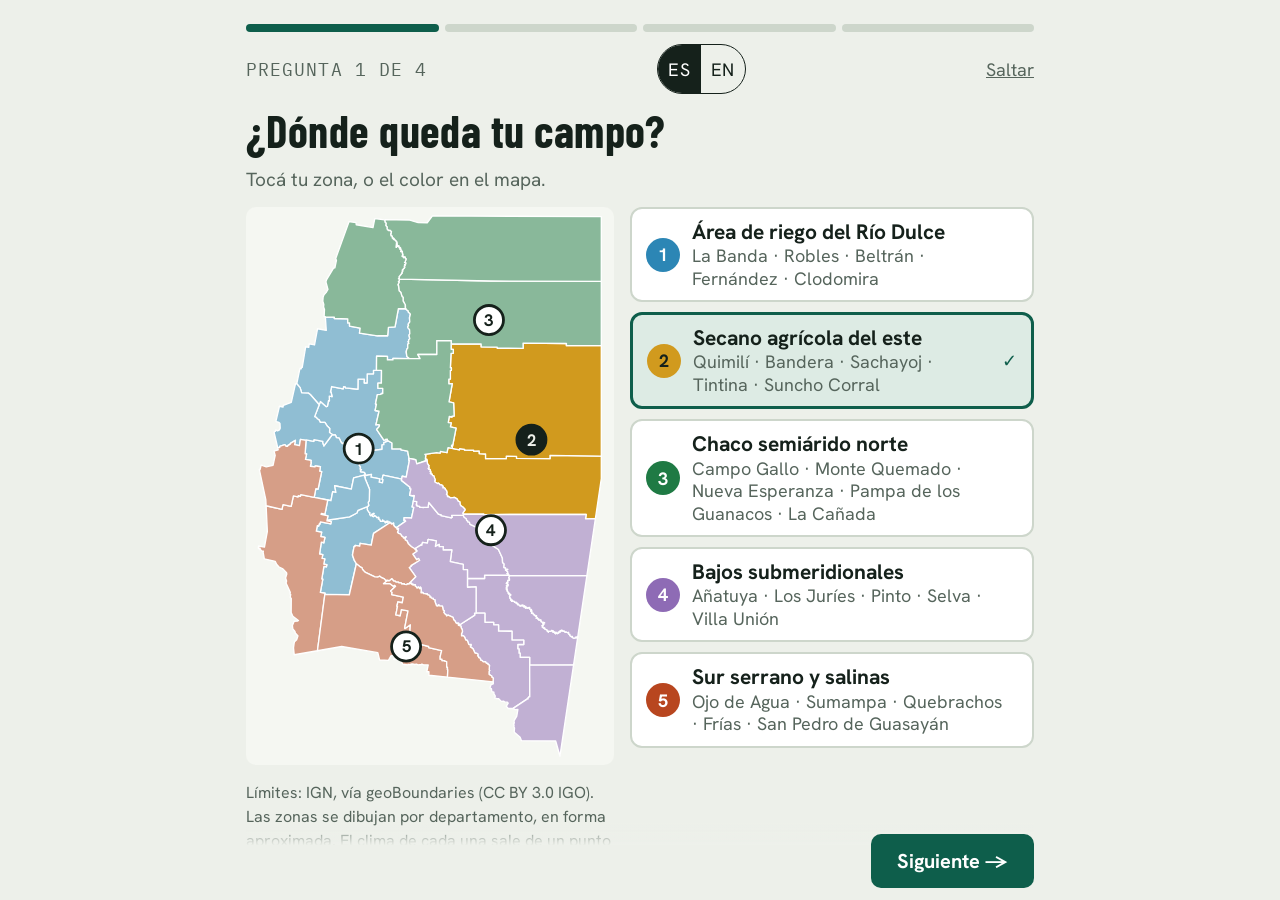
<file: web/index.html>
<!doctype html>
<html lang="es">
<head>
<meta charset="utf-8">
<meta name="viewport" content="width=device-width, initial-scale=1, viewport-fit=cover">
<title>BioSat · Rotaciones para Santiago del Estero</title>
<meta name="description" content="Herramienta de apoyo a la decisión para comparar rotaciones de cultivos en las 5 zonas de Santiago del Estero con datos de la NASA. NASA Space Apps 2026.">
<link rel="preconnect" href="https://fonts.googleapis.com">
<link rel="preconnect" href="https://fonts.gstatic.com" crossorigin>
<link rel="stylesheet" href="https://fonts.googleapis.com/css2?family=Barlow+Condensed:wght@600;700&family=Hanken+Grotesk:wght@400;500;600;700&family=IBM+Plex+Mono:wght@400;500&display=swap">
<link rel="stylesheet" href="vendor/leaflet.css">
<link rel="stylesheet" href="estilos.css">
<link rel="stylesheet" href="asistente.css">
<script src="vendor/leaflet.js"></script>
<script src="idioma-logica.js" defer></script>
<script src="textos-en.js" defer></script>
<script src="idioma.js" defer></script>
<script src="asistente-logica.js" defer></script>
<script src="asistente.js" defer></script>
<script src="frases-logica.js" defer></script>
<script src="inicio-logica.js" defer></script>
<script src="pronostico-logica.js" defer></script>
<script src="vendor/geotiff.js" defer></script>
<script src="vendor/proj4.js" defer></script>
<script src="dron-logica.js" defer></script>
<script src="dron-guardado.js" defer></script>
<script src="dron.js" defer></script>
<script src="sectores-logica.js" defer></script>
<script src="satelite-logica.js" defer></script>
<script src="sectores.js" defer></script>
<script src="app.js" defer></script>
</head>
<body>
<body data-pagina="inicio">
<div id="tip" role="tooltip" hidden></div>

<main>
  <!-- INICIO (D-31): semáforo, tu lote desde el dron (D-44) y lo que mejor encaja. Diseño 4.2 -->
  <section id="vista-inicio" class="vista vista-inicio" aria-labelledby="inicioZona">
    <div class="ini-banda" id="inicioBanda" data-nivel="0">
      <div class="ini-wrap">
        <div class="ini-campo">
          <div class="ini-campo-txt">
            <p class="ini-eyebrow" id="inicioEyebrow">Tu campo</p>
            <h1 class="ini-zona" id="inicioZona">BioSat</h1>
            <p class="ini-localidades" id="inicioLocalidades"></p>
          </div>
          <div class="ini-acciones">
            <div data-idioma-boton></div>
            <button type="button" class="ini-cambiar" id="btnCambiarInicio" data-i18n="iniCambiar">Cambiar</button>
          </div>
        </div>
        <div class="ini-nivel" id="inicioNivel" role="status" aria-live="polite"></div>
        <p class="ini-razon" id="inicioRazon"></p>
        <p class="ini-accion" id="inicioAccion"></p>
      </div>
    </div>

    <div class="ini-wrap ini-cuerpo">
      <!-- D-44: el dron es el dato de hoy del lote (en el lugar de la sonda). Lo arma DronLogica.tarjetaInicio. -->
      <section class="ini-lote" id="inicioDron" aria-labelledby="inicioDronT" aria-live="polite" data-estado="sin">
        <p class="ini-eyebrow" id="inicioDronT">Tu lote, desde el dron</p>
        <h2 class="ini-lote-titulo" id="inicioDronTitulo">Todavía no abriste un vuelo</h2>
        <div class="ini-cifras" id="inicioDronCifras" hidden></div>
        <ul class="ini-lote-notas" id="inicioDronNotas"></ul>
        <a class="ini-lote-link" id="inicioDronLink" href="#satelite" hidden></a>
      </section>
      <section class="ini-mejor" aria-labelledby="inicioMejorT">
        <p class="ini-eyebrow" id="inicioMejorT" data-i18n="iniMejorT">Lo que mejor encaja en tu campo</p>
        <h2 class="ini-rotacion" id="inicioRotacion"></h2>
        <div class="ini-cifras">
          <div class="ini-cifra"><span data-i18n="iniSiembra">Próxima siembra</span><strong id="inicioSiembra">—</strong></div>
          <div class="ini-cifra"><span data-i18n="iniPelados">Meses de suelo pelado</span><strong id="inicioPelados">—</strong></div>
        </div>
        <div class="ini-tira" id="inicioTira" role="img"></div>
        <p class="ini-validacion" id="inicioValidacion"></p>
      </section>
      <!-- Pronóstico de Meteomatics (D-34): lo que se anuncia para estos días -->
      <section class="prono" id="inicioPronostico" aria-label="Esta semana en tu zona" data-i18n-attr="aria-label:iniPronoAria" hidden></section>
      <p class="ini-pie" data-i18n="iniPie">Apoya, no reemplaza, el criterio de tu ingeniero.</p>
    </div>

    <div class="ini-barra">
      <div class="ini-wrap">
        <div class="ini-botones">
          <button type="button" class="ini-btn ini-btn-1" id="btnDron"><svg viewBox="0 0 24 24" aria-hidden="true"><circle cx="5.5" cy="5.5" r="2.5"/><circle cx="18.5" cy="5.5" r="2.5"/><circle cx="5.5" cy="18.5" r="2.5"/><circle cx="18.5" cy="18.5" r="2.5"/><path d="M7.5 7.5l2.5 2.5M16.5 7.5L14 10M7.5 16.5L10 14M16.5 16.5L14 14"/><rect x="10" y="10" width="4" height="4" rx="1"/></svg><span id="btnDronTxt">Abrir un vuelo de dron</span></button>
          <button type="button" class="ini-btn ini-btn-2" id="btnWhatsapp"><svg viewBox="0 0 24 24" aria-hidden="true"><path d="M21 12a8.5 8.5 0 0 1-12.6 7.4L3 21l1.6-5.2A8.5 8.5 0 1 1 21 12z"/></svg><span>WhatsApp</span></button>
        </div>
        <p class="ini-aviso" id="inicioAviso" role="status" hidden></p>
        <a class="ini-ir" id="irReporte" href="#reporte" data-i18n="iniIrReporte">Ver el reporte completo →</a>
      </div>
    </div>
  </section>

  <!-- REPORTE (D-31): una sola página con las secciones abiertas. Diseño 4.6.
       La página de antes se conserva como vista detallada en completo.html (diseño 4.6 bis). -->
  <section id="vista-reporte" class="vista vista-reporte" aria-labelledby="repTitulo" hidden>
    <div class="wrap rep-wrap">
    <div class="rep-top">
      <a class="rep-volver" href="#inicio" data-i18n="repVolver">← Volver</a>
      <div data-idioma-boton></div>
    </div>
    <header class="rep-cab">
      <p class="eyebrow" data-i18n="repEyebrow">Reporte de tu campo</p>
      <h1 id="repTitulo">Reporte de tu campo</h1>
      <p class="rep-sub" id="repSub"></p>
      <p class="rep-aviso-en" data-solo-en hidden>Some details of this report are still in Spanish.</p>
    </header>
    <div class="rep-acciones">
      <button type="button" class="btn" id="btnPdf" data-i18n="repPdf">Guardar PDF</button>
      <button type="button" class="btn btn-sec" id="btnCompartir" data-i18n="repCompartir">Compartir</button>
      <span id="compartido" role="status" class="hint"></span>
    </div>
    <nav class="rep-chips" aria-label="Ir a una sección" data-i18n-attr="aria-label:repChipsAria">
      <a href="#calendario" data-i18n="repChip1">1 · Tu año</a><a href="#comparar" data-i18n="repChip2">2 · Rotaciones</a><a href="#simulador" data-i18n="repChip3">3 · Clima peor</a><a href="#satelite" data-i18n="repChip4">4 · Suelo y monte</a><a href="#antes-de-decidir" data-i18n="repChip6">5 · Tu ingeniero</a><a href="#datos" data-i18n="repChip7">6 · Los datos</a>
    </nav>
    <div class="campo">
        <div class="card tu-campo" id="tuCampo"></div>
        <div class="card zona-ficha" id="zonaFicha"></div>
    </div>

    <section id="calendario" class="rep-sec" aria-labelledby="concl-1">
      <p class="eyebrow" data-i18n="repSec1">1 · Tu año, mes a mes</p>
      <h2 class="conclusion" id="concl-1">Tu año, mes a mes</h2>
      <p class="en-una-frase" id="fraseCalor" hidden></p>
      <p class="lede" id="calLede"></p>
        <div class="seg" role="group" aria-label="Período de los datos">
          <button type="button" id="perNormal" aria-pressed="true">Normal 1991–2020</button>
          <button type="button" id="perReciente" aria-pressed="false">Últimos 5 años</button>
        </div>
      <div class="stats" id="stats"></div>
      <div class="esc-chip" id="escChip" hidden></div>
      <div class="prono prono-rep" id="repPronostico" hidden></div>

      <div class="card cal-box">
        <div class="cal-scroll"><div class="cal" id="cal"></div></div>
        <div class="legend" id="legend"></div>
        <details class="tabla">
          <summary>Ver los números en una tabla</summary>
          <div class="tabla-scroll" id="tabla"></div>
        </details>
      </div>

      <div class="insights" id="insights"></div>

      <details class="para-ingeniero">
        <summary>Para tu ingeniero: fuentes y confianza</summary>
        <ul>
        <li>Clima: NASA POWER (MERRA-2), datos diarios 1981–2025, un punto por zona. Es un modelo de reanálisis con celdas de unos 50 km, no una medición en tu lote.</li>
        <li>Demanda de agua: evapotranspiración de referencia (ET0) con la fórmula de Hargreaves, a partir de la temperatura máxima y mínima.</li>
        <li>Helada: mínima de 3 °C o menos a 2 m de altura (a ras del suelo puede ser 0 °C).</li>
        </ul>
      </details>
    </section>

    <section id="comparar" class="rep-sec" aria-labelledby="concl-2">
      <p class="eyebrow" data-i18n="repSec2">2 · Tu rotación y 2 alternativas</p>
      <h2 class="conclusion" id="concl-2">Tu rotación y 2 alternativas</h2>
          <p class="en-una-frase" id="fraseMejor" hidden></p>
          <p class="lede" id="cmpLede"></p>
      <p class="motor-note">Cada tarjeta responde las 5 preguntas que pide la NASA. Los puntajes salen de reglas visibles sobre cada rotación (abajo, "¿Cómo ordena BioSat?") y los números de clima son reales.</p>
      <div class="card trade">
        <div class="trade-h"><h3>Lo que se gana y lo que se paga</h3><span id="tradeConf"></span></div>
        <p class="hint" id="tradeAyuda" data-i18n="tradeAyuda">Agua que pide cada rotación y meses que deja el suelo protegido. Menos agua es mejor; más meses protegidos es mejor.</p>
        <div class="trade-barras" id="tradeBarras"></div>
        <details class="para-ingeniero trade-puntos"><summary data-i18n="tradePuntos">Para tu ingeniero: el mismo dato en un gráfico</summary>
          <div class="tabla-scroll"><svg id="tradeSvg" viewBox="0 0 640 300" role="img" aria-label="Agua que pide cada rotación contra meses con suelo protegido"></svg></div>
          <p class="hint">Lo ideal es arriba a la izquierda: más meses de suelo protegido pidiendo menos agua. A la derecha de la línea punteada, la rotación pide más agua de la que llueve en el año y depende del agua guardada en el suelo o del riego.</p>
        </details>
      </div>
      <div class="cards" id="cards"></div>
      <details class="card motor-detalle">
        <summary>¿Cómo ordena BioSat las rotaciones?</summary>
        <ol>
          <li>Cada rotación recibe una nota de 0 a 3 por prioridad, con reglas fijas: <strong>ahorrar agua</strong> según su demanda de agua (baja 3, media 2, alta 1); <strong>frenar el salitre</strong> según cuántos meses de mayo a octubre deja el suelo cubierto; <strong>recuperar el suelo</strong> según los meses sin suelo pelado, más 1 si suma una leguminosa a una rotación con otras secciones (no en monocultivo); <strong>sumar forraje</strong> 3 si da forraje; <strong>ingreso</strong> según su ingreso (alto 3, medio 2, bajo 1).</li>
          <li>Se promedian solo las prioridades que marcaste en el paso 1.</li>
          <li>Si una rotación necesita algo que no tenés (riego, hacienda, maquinaria), se avisa; si necesita riego y no tenés, pasa al final.</li>
          <li>Las reglas de secciones (A gramíneas, B leguminosas, C raíz profunda, D coberturas) se muestran como control: no esconden nada.</li>
          <li>Los números de exposición salen del clima de NASA POWER cruzado con el calendario de cada rotación.</li>
        </ol>
      </details>

    </section>

    <section id="simulador" class="rep-sec" aria-labelledby="concl-3">
      <p class="eyebrow" data-i18n="repSec3">3 · ¿Y si el clima viene peor?</p>
      <h2 class="conclusion" id="concl-3">¿Y si el clima viene peor?</h2>
          <p class="en-una-frase" id="fraseSim" hidden></p>
          <p class="lede">Mové la lluvia y la temperatura. El calendario del paso 2 y los números de cada rotación cambian con vos.</p>
      <div class="sim">
        <div class="card sim-ctrl">
          <label for="simP">Lluvia <output id="simPout" for="simP">0 %</output></label>
          <input type="range" id="simP" min="-30" max="20" step="5" value="0">
          <div class="range-ends"><span>−30 %</span><span>+20 %</span></div>
          <label for="simT">Temperatura <output id="simTout" for="simT">+0,0 °C</output></label>
          <input type="range" id="simT" min="0" max="2.5" step="0.5" value="0">
          <div class="range-ends"><span>+0 °C</span><span>+2,5 °C</span></div>
          <div class="presets" id="presets">
            <button type="button" data-p="-30" data-t="0">Año seco</button>
            <button type="button" data-p="0" data-t="1.5">Más calor</button>
            <button type="button" data-p="-20" data-t="2">Seco y caluroso</button>
            <button type="button" data-p="0" data-t="0">Volver a lo normal</button>
          </div>
          <p class="hint">Suma la temperatura a cada día real del período y cambia la lluvia en la misma proporción todos los meses. No es un pronóstico: sirve para ver qué rotación aguanta mejor. Las heladas no se recalculan.</p>
        </div>
        <div class="card sim-out" id="simOut"></div>
      </div>

    </section>

    <section id="satelite" class="rep-sec" aria-labelledby="concl-4">
      <p class="eyebrow" data-i18n="repSec4">4 · Tu suelo y tu monte, desde el satélite</p>
      <h2 class="conclusion" id="concl-4">Tu suelo y tu monte, desde el satélite</h2>
      <div class="card visor" id="visor">
        <div id="mapaGis" role="img" aria-label="Mapa con imágenes Landsat de la zona elegida"></div>
        <div class="visor-side">
          <div class="panel-h"><h3>Visor del lote</h3><span class="src" id="visorSrc">Landsat · original de 30 m</span></div>
          <p class="hint">Imágenes reales de tu zona. En verano se ven los cultivos verdes; a fines del invierno y en primavera, muchos lotes sin cobertura vegetal activa (suelo descubierto o rastrojo seco).</p>
          <div class="capas" id="capas" role="group" aria-label="Capa del mapa"></div>
          <div><span class="visor-t">Comparar con cortina</span><div class="capas" id="cmps" role="group" aria-label="Comparación"></div></div>
          <div id="cortinaBox" hidden>
            <label for="cortina" class="visor-t">Mové la cortina</label>
            <input type="range" id="cortina" min="0" max="100" value="50">
            <div class="range-ends"><span id="cortIzq"></span><span id="cortDer"></span></div>
          </div>
          <div id="zonifBox"></div>
          <div class="dron-box" id="dronBox">
            <span class="visor-t" id="dronCajaT">Imagen de tu dron</span>
            <button type="button" class="capa" id="dronAbrir">Abrir un .tif de dron</button>
            <input type="file" id="dronArchivo" accept=".tif,.tiff" hidden>
            <p class="gis-note" id="dronPrivado"></p>
            <div id="dronEstado" role="status" aria-live="polite"></div>
          </div>
          <div class="leyenda-clases" id="leyendaClases" hidden></div>
          <div id="rampa" hidden><div class="ramp"></div><div class="ramp-lbl"><span>Suelo descubierto o rastrojo seco</span><span>Cultivo o monte verde</span></div></div>
          <p class="gis-note" id="celdaNota"></p>
          <p class="gis-note mono" id="escena"></p>
          <p class="gis-note" id="gisNota"></p>
        </div>
      </div>
      <div class="card panel dron-ficha" id="dronFicha" hidden>
        <div class="panel-h"><h3 id="dronFichaT"></h3><span class="src" id="dronFichaSrc"></span></div>
        <label class="dron-campo" id="dronFechaBox" hidden><span id="dronFechaT"></span><input type="date" id="dronFecha"></label>
        <ul class="dron-lista" id="dronComparacion"></ul>
        <button type="button" class="capa" id="dronCambiarZona" hidden></button>
        <div class="dron-clases" id="dronClases" hidden></div>
        <details class="para-ingeniero"><summary id="dronIngT"></summary><ul class="dron-lista" id="dronTecnica"></ul></details>
      </div>
      <div class="card panel sect-card" id="sectoresCard">
        <div class="panel-h"><h3 id="sectTitulo">Sectores del lote</h3></div>
        <div class="capas sect-acciones">
          <button type="button" class="capa" id="sectMarcar">Marcar un sector</button>
          <button type="button" class="capa" id="sectExportar">Exportar</button>
          <button type="button" class="capa" id="sectImportar">Importar</button>
          <input type="file" id="sectArchivo" accept=".geojson,.json" hidden>
        </div>
        <div class="sect-dibujo" id="sectDibujo" hidden>
          <p class="hint" id="sectDibujoTxt"></p>
          <div class="capas sect-acciones">
            <button type="button" class="capa" id="sectDeshacer"></button>
            <button type="button" class="capa" id="sectCerrar"></button>
            <button type="button" class="capa" id="sectCancelar"></button>
          </div>
        </div>
        <div class="sect-lista" id="sectLista"></div>
        <p class="gis-note" id="sectAviso" role="status" aria-live="polite"></p>
      </div>
      <details class="detalle-tecnico" id="detalleTecnico" open>
        <summary id="detalleResumen"></summary>
        <div class="panels">
            <article class="card panel">
              <div class="panel-h"><h3>Tu suelo</h3><span class="src">SoilGrids 2.0 · 0-30 cm · 250 m</span></div>
              <dl class="soil" id="soil"></dl>
              <p class="pending" id="soilNota"></p>
            </article>
            <article class="card panel">
              <div class="panel-h"><h3>Lo que ve el satélite</h3><span class="src" data-i18n="satNdviSrc">Landsat 8/9 · NDVI a 100 m</span></div>
              <p class="hint">Meses en que la mayoría de los lotes de tu zona se ven sin cobertura vegetal activa (suelo descubierto o rastrojo seco: el satélite no los distingue), según las imágenes:</p>
              <div>
                <div class="mini-cal" id="miniSat"></div>
                <div class="strip-lbl" id="miniSatLbl"></div>
              </div>
              <p class="hint">El satélite muestra el riesgo histórico de tu zona; tu rotación define si tu lote mantiene rastrojo protector o queda expuesto al sol y al viento.</p>
              <div class="tabla-scroll">
                <table>
                  <thead><tr><th>Método</th><th>Exactitud</th><th>F1</th></tr></thead>
                  <tbody id="metodos"></tbody>
                </table>
              </div>
              <p class="pending" id="satNota"></p>
            </article>
        </div>
        <div class="card desmonte" id="panelDesmonte">
          <div class="desmonte-col">
            <div class="panel-h"><h3>Presión de desmonte en tu zona</h3><span class="src">Hansen v1.13 · modelo · D-30</span></div>
            <div class="desmonte-nivel" id="desmonteNivel"></div>
            <p class="hint" id="desmonteTexto"></p>
          </div>
          <div class="desmonte-col">
            <span class="visor-t">Hectáreas desmontadas por año</span>
            <svg class="spark-d" id="desmonteSerie" viewBox="0 0 320 90" preserveAspectRatio="none" role="img" aria-label="Desmonte anual de la zona"></svg>
            <p class="hint" id="desmonteSerieNota"></p>
          </div>
          <div class="desmonte-col">
            <div class="tabla-scroll"><table>
              <thead><tr><th>Modelo</th><th>AUC</th><th>F1 o error</th></tr></thead>
              <tbody id="desmonteMetodos"></tbody>
            </table></div>
            <p class="pending" id="desmonteNota"></p>
          </div>
        </div>
      </details>

    </section>

    <section id="antes-de-decidir" class="rep-sec" aria-labelledby="concl-6">
      <p class="eyebrow" data-i18n="repSec6">5 · Para charlar con tu ingeniero</p>
      <h2 class="conclusion" id="concl-6">Para charlar con tu ingeniero</h2>
          <p class="en-una-frase" id="fraseListo" hidden></p>
          <p class="lede">El satélite no ve todo. Esta lista junta lo que falta saber y los riesgos de la rotación que elijas.</p>
      <div class="decidir">
        <div class="card elegir">
          <fieldset>
            <legend>¿Qué rotación querés revisar?</legend>
            <div id="elegir" style="display:grid;gap:8px"></div>
          </fieldset>
        </div>
        <div class="card lista">
          <h3 id="listaTitulo"></h3>
          <ul class="check" id="checklist"></ul>
          <div class="lista-actions">
            <button type="button" class="btn" id="copiar">Copiar la lista</button>
            <span id="copiado" role="status" class="hint"></span>
          </div>
          <textarea id="listaTxt" aria-label="Lista para copiar" readonly hidden></textarea>
        </div>
      </div>

    </section>

    <section id="datos" class="rep-sec" aria-labelledby="concl-7">
      <p class="eyebrow" data-i18n="repSec7">6 · De dónde salen los datos</p>
      <h2 class="conclusion" id="concl-7">De dónde salen los datos</h2>
      <div class="pie-grid">
    <div>
      <h3>Clima y agua</h3>
      <ul>
        <li>Clima: NASA POWER (MERRA-2), datos diarios 1981–2025, un punto por zona. Es un modelo de reanálisis con celdas de unos 50 km, no una medición en tu lote.</li>
        <li>Demanda de agua: evapotranspiración de referencia (ET0) con la fórmula de Hargreaves, a partir de la temperatura máxima y mínima.</li>
        <li>Helada: mínima de 3 °C o menos a 2 m de altura (a ras del suelo puede ser 0 °C).</li>
      </ul>
    </div>
    <div>
      <h3>Qué es real y qué es de ejemplo</h3>
      <ul>
        <li data-i18n="datosDron">Imagen de dron: la abre cada uno desde su equipo; no se guarda ni se sube.</li>
        <li>Real: los números de clima (NASA POWER), el calendario, el simulador, las imágenes del visor (compuestos de Landsat hechos en Earth Engine), el suelo (SoilGrids 2.0), los meses sin cobertura vegetal activa (Landsat 2021-2025), la historia y el riesgo de desmonte (Hansen v1.13) y la zonificación del equipo con las variables de AIZAL. Fuentes y métodos: docs/datos-y-metodos.md.</li>
        <li>Revisado: las rotaciones de la Zona 5 las revisó un productor de la zona. Las de las zonas 1 a 4 todavía no están validadas. Los puntajes salen de reglas visibles.</li>
      </ul>
    </div>
    <div>
      <h3>BioSat · NASA Space Apps 2026</h3>
      <ul>
        <li>Desafío: Field Shift: Adapting Farms with NASA Data.</li>
        <li>Sede Santiago del Estero.</li>
        <li>Esta herramienta apoya, no reemplaza, la decisión del productor ni el criterio del agrónomo.</li>
      </ul>
    </div>
      </div>
      <h3>Cómo se calcula el semáforo del Inicio</h3>
      <p class="hint" id="semaforoMetodo">Muestra lo típico de tu zona en el mes: falta de agua (la lluvia contra la evaporación de referencia (ET0); no es lo que pide un cultivo concreto), días de más de 35 °C, heladas y lotes sin cobertura vegetal activa (suelo descubierto o rastrojo seco: el satélite no los distingue). Cada señal vale bien, atención o cuidado, y el semáforo toma la peor. Los umbrales son un criterio del equipo, no una norma agronómica. El vuelo del dron no cambia el semáforo: se muestra aparte, con la fecha en que se tomó.</p>
      <p><a class="btn btn-sec" href="completo.html">Ver la versión detallada</a> <a class="capa" href="https://github.com/enzopazzelli/BioSat/blob/main/docs/datos-y-metodos.md">Datos y métodos (en GitHub)</a></p>

    </section>

    </div>
  </section>
</main>
</body>
</html>
</file>
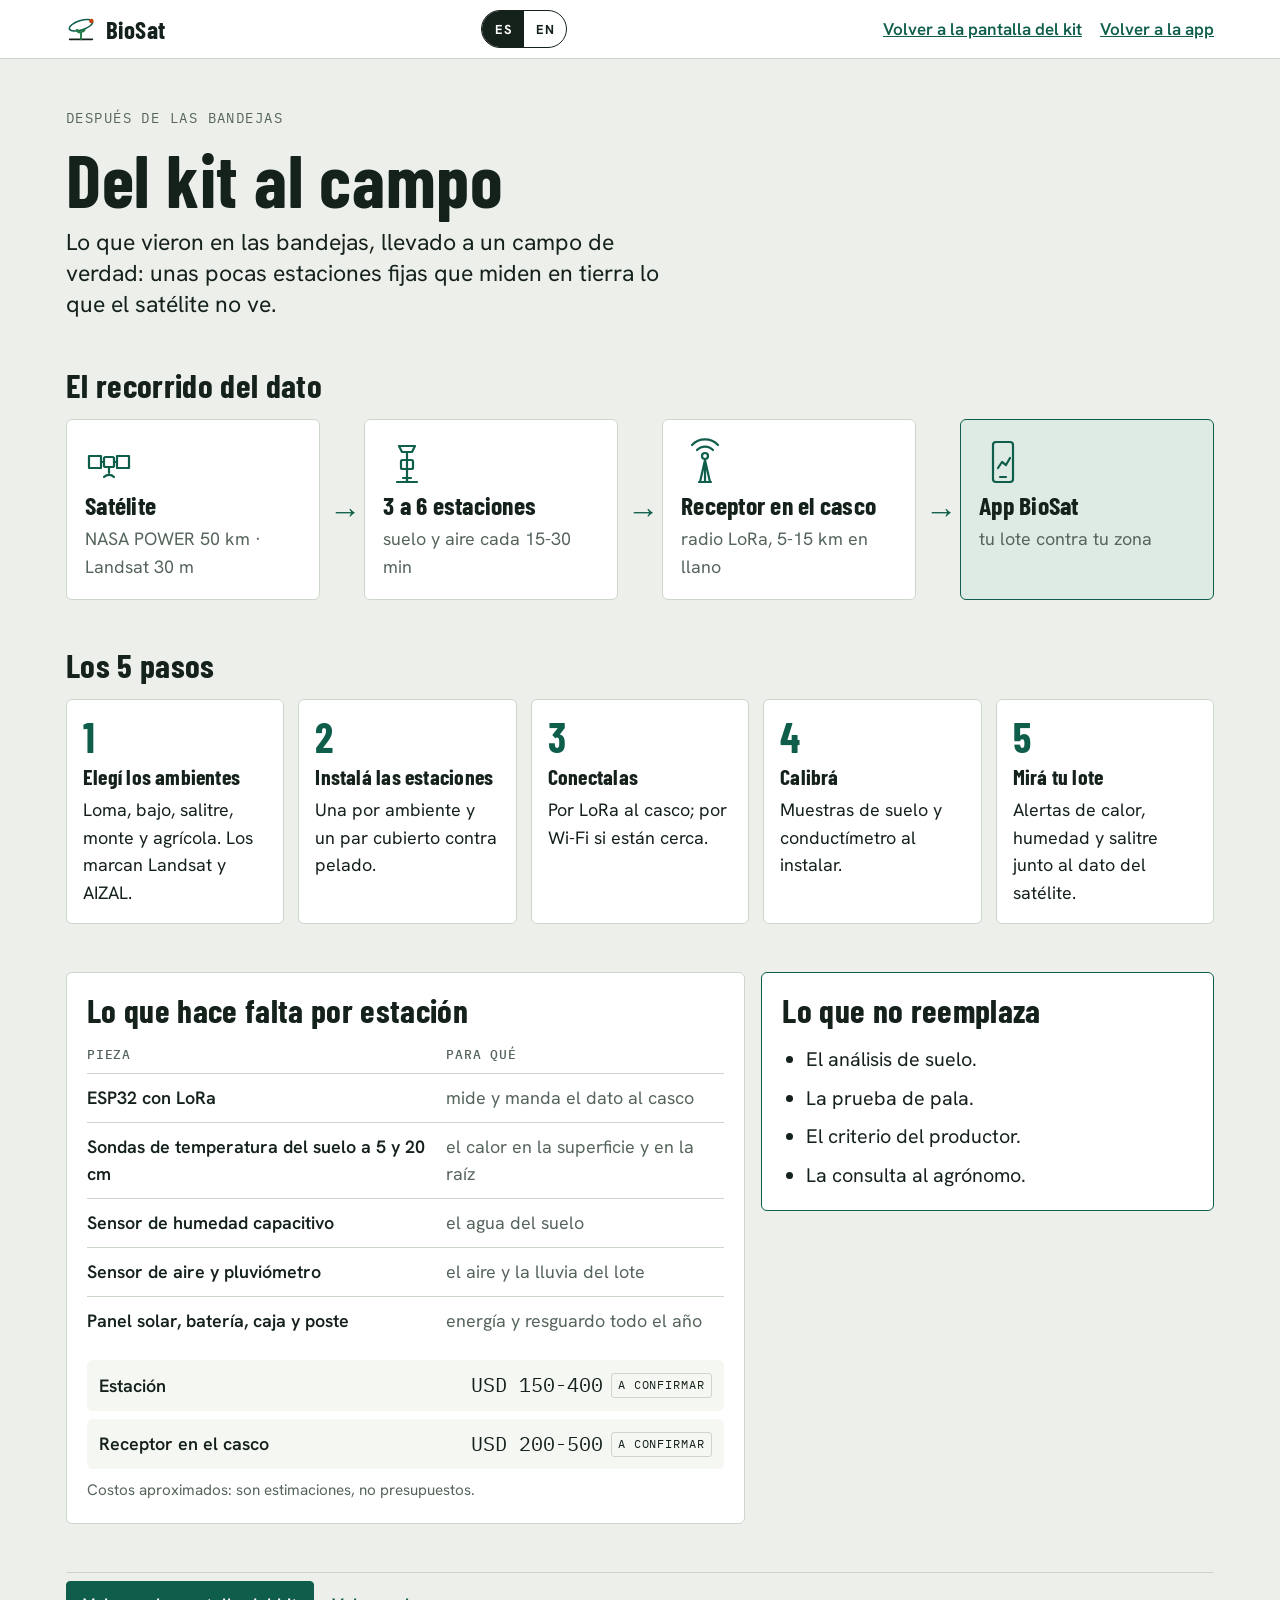
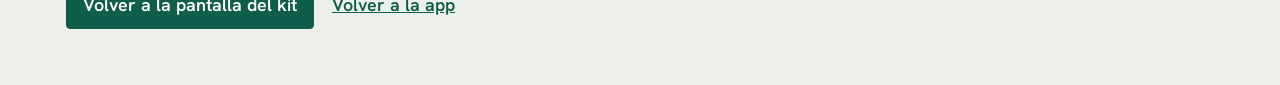
<file: web/campo.html>
<!doctype html>
<html lang="es">
<head>
<meta charset="utf-8">
<meta name="viewport" content="width=device-width, initial-scale=1, viewport-fit=cover">
<title>BioSat · Del kit al campo</title>
<meta name="description" content="Cómo se lleva el kit de las bandejas a un campo real: estaciones fijas que miden en tierra lo que el satélite no ve.">
<link rel="preconnect" href="https://fonts.googleapis.com">
<link rel="preconnect" href="https://fonts.gstatic.com" crossorigin>
<link rel="stylesheet" href="https://fonts.googleapis.com/css2?family=Barlow+Condensed:wght@600;700&family=Hanken+Grotesk:wght@400;500;600;700&family=IBM+Plex+Mono:wght@400;500&display=swap">
<link rel="stylesheet" href="estilos.css">
<link rel="stylesheet" href="campo.css">
<script src="idioma-logica.js" defer></script>
<script src="textos-en.js" defer></script>
<script src="idioma.js" defer></script>
</head>
<body>
<header class="top">
  <div class="wrap top-row">
    <a class="brand" href="index.html" aria-label="BioSat, volver a la app" data-i18n-attr="aria-label:campoBrandAria">
      <svg viewBox="0 0 32 32" aria-hidden="true">
        <ellipse cx="16" cy="12" rx="13" ry="5" style="fill:none;stroke:var(--accent)" stroke-width="1.6" transform="rotate(-18 16 12)"/>
        <circle cx="27" cy="7.5" r="2.4" style="fill:var(--heat)"/>
        <path d="M4 27h24" style="stroke:var(--ink)" stroke-width="2" stroke-linecap="round"/>
        <path d="M16 27v-8" style="stroke:var(--st-cultivo)" stroke-width="2" stroke-linecap="round"/>
        <path d="M16 21c-3.5 0-5.5-2-5.5-5 3.2 0 5.5 1.8 5.5 5zM16 20c3 0 5-1.8 5-4.6-2.9 0-5 1.7-5 4.6z" style="fill:var(--st-cultivo)"/>
      </svg>
      <span class="brand-name">BioSat</span>
    </a>
    <div data-idioma-boton></div>
    <nav class="campo-volver" aria-label="Volver" data-i18n-attr="aria-label:campoVolverAria">
      <a href="kit.html" data-i18n="campoVolverKit">Volver a la pantalla del kit</a>
      <a href="index.html" data-i18n="campoVolverApp">Volver a la app</a>
    </nav>
  </div>
</header>

<main class="wrap guia">
  <section class="campo-intro" aria-labelledby="t-campo">
    <p class="campo-eyebrow" data-i18n="campoEyebrow">Después de las bandejas</p>
    <h1 id="t-campo" data-i18n="campoTitulo">Del kit al campo</h1>
    <p class="campo-enlace" data-i18n="campoEnlace">Lo que vieron en las bandejas, llevado a un campo de verdad: unas pocas estaciones fijas que miden en tierra lo que el satélite no ve.</p>
  </section>

  <section aria-labelledby="t-recorrido">
    <h2 id="t-recorrido" class="campo-h2" data-i18n="campoRecorrido">El recorrido del dato</h2>
    <ol class="recorrido">
      <li class="nodo">
        <svg viewBox="0 0 48 48" aria-hidden="true"><rect x="19" y="19" width="10" height="10" rx="1.5"/><path d="M4 18h12v12H4zM32 18h12v12H32zM16 24h3M29 24h3M24 29v6M19 39a7 7 0 0 1 10 0"/></svg>
        <h3 data-i18n="campoSatelite">Satélite</h3>
        <p>NASA POWER 50 km · Landsat 30 m</p>
      </li>
      <li class="nodo">
        <svg viewBox="0 0 48 48" aria-hidden="true"><path d="M24 44V14M14 44h20M16 8h16l-3 6H19z"/><rect x="18" y="22" width="12" height="9" rx="1.5"/><path d="M24 44v-4M20 40h8"/></svg>
        <h3 data-i18n="campoEstaciones">3 a 6 estaciones</h3>
        <p data-i18n="campoEstacionesP">suelo y aire cada 15-30 min</p>
      </li>
      <li class="nodo">
        <svg viewBox="0 0 48 48" aria-hidden="true"><path d="M24 22v22M18 44h12M24 22l-5 22M24 22l5 22"/><circle cx="24" cy="18" r="3"/><path d="M16 12a11 11 0 0 1 16 0M11 7a18 18 0 0 1 26 0"/></svg>
        <h3 data-i18n="campoReceptor">Receptor en el casco</h3>
        <p data-i18n="campoReceptorP">radio LoRa, 5-15 km en llano</p>
      </li>
      <li class="nodo nodo-app">
        <svg viewBox="0 0 48 48" aria-hidden="true"><rect x="14" y="4" width="20" height="40" rx="3"/><path d="M19 30l4-6 4 3 4-7M21 39h6"/></svg>
        <h3 data-i18n="campoApp">App BioSat</h3>
        <p data-i18n="campoAppP">tu lote contra tu zona</p>
      </li>
    </ol>
  </section>

  <section aria-labelledby="t-pasos">
    <h2 id="t-pasos" class="campo-h2" data-i18n="campoPasos">Los 5 pasos</h2>
    <ol class="pasos">
      <li class="paso card"><span class="paso-n">1</span><h3 data-i18n="campoP1">Elegí los ambientes</h3><p data-i18n="campoP1d">Loma, bajo, salitre, monte y agrícola. Los marcan Landsat y AIZAL.</p></li>
      <li class="paso card"><span class="paso-n">2</span><h3 data-i18n="campoP2">Instalá las estaciones</h3><p data-i18n="campoP2d">Una por ambiente y un par cubierto contra pelado.</p></li>
      <li class="paso card"><span class="paso-n">3</span><h3 data-i18n="campoP3">Conectalas</h3><p data-i18n="campoP3d">Por LoRa al casco; por Wi-Fi si están cerca.</p></li>
      <li class="paso card"><span class="paso-n">4</span><h3 data-i18n="campoP4">Calibrá</h3><p data-i18n="campoP4d">Muestras de suelo y conductímetro al instalar.</p></li>
      <li class="paso card"><span class="paso-n">5</span><h3 data-i18n="campoP5">Mirá tu lote</h3><p data-i18n="campoP5d">Alertas de calor, humedad y salitre junto al dato del satélite.</p></li>
    </ol>
  </section>

  <div class="campo-dos">
    <section class="card campo-caja" aria-labelledby="t-estacion">
      <h2 id="t-estacion" class="campo-h2" data-i18n="campoHaceFalta">Lo que hace falta por estación</h2>
      <table class="campo-tabla">
        <thead><tr><th scope="col" data-i18n="campoPieza">Pieza</th><th scope="col" data-i18n="campoParaQue">Para qué</th></tr></thead>
        <tbody>
          <tr><td data-i18n="campoT1">ESP32 con LoRa</td><td data-i18n="campoT1d">mide y manda el dato al casco</td></tr>
          <tr><td data-i18n="campoT2">Sondas de temperatura del suelo a 5 y 20 cm</td><td data-i18n="campoT2d">el calor en la superficie y en la raíz</td></tr>
          <tr><td data-i18n="campoT3">Sensor de humedad capacitivo</td><td data-i18n="campoT3d">el agua del suelo</td></tr>
          <tr><td data-i18n="campoT4">Sensor de aire y pluviómetro</td><td data-i18n="campoT4d">el aire y la lluvia del lote</td></tr>
          <tr><td data-i18n="campoT5">Panel solar, batería, caja y poste</td><td data-i18n="campoT5d">energía y resguardo todo el año</td></tr>
        </tbody>
      </table>
      <dl class="campo-costos">
        <div><dt data-i18n="campoEstacion">Estación</dt><dd><span class="mono">USD 150-400</span> <span class="tag" data-i18n="campoAConfirmar">a confirmar</span></dd></div>
        <div><dt data-i18n="campoReceptor">Receptor en el casco</dt><dd><span class="mono">USD 200-500</span> <span class="tag" data-i18n="campoAConfirmar">a confirmar</span></dd></div>
      </dl>
      <p class="campo-nota" data-i18n="campoNota">Costos aproximados: son estimaciones, no presupuestos.</p>
    </section>

    <section class="card campo-caja campo-no" aria-labelledby="t-no">
      <h2 id="t-no" class="campo-h2" data-i18n="campoNoReemplaza">Lo que no reemplaza</h2>
      <ul>
        <li data-i18n="campoNo1">El análisis de suelo.</li>
        <li data-i18n="campoNo2">La prueba de pala.</li>
        <li data-i18n="campoNo3">El criterio del productor.</li>
        <li data-i18n="campoNo4">La consulta al agrónomo.</li>
      </ul>
    </section>
  </div>

  <nav class="campo-volver campo-pie" aria-label="Volver" data-i18n-attr="aria-label:campoVolverAria">
    <a class="btn" href="kit.html" data-i18n="campoVolverKit">Volver a la pantalla del kit</a>
    <a href="index.html" data-i18n="campoVolverApp">Volver a la app</a>
  </nav>
</main>
</body>
</html>
</file>
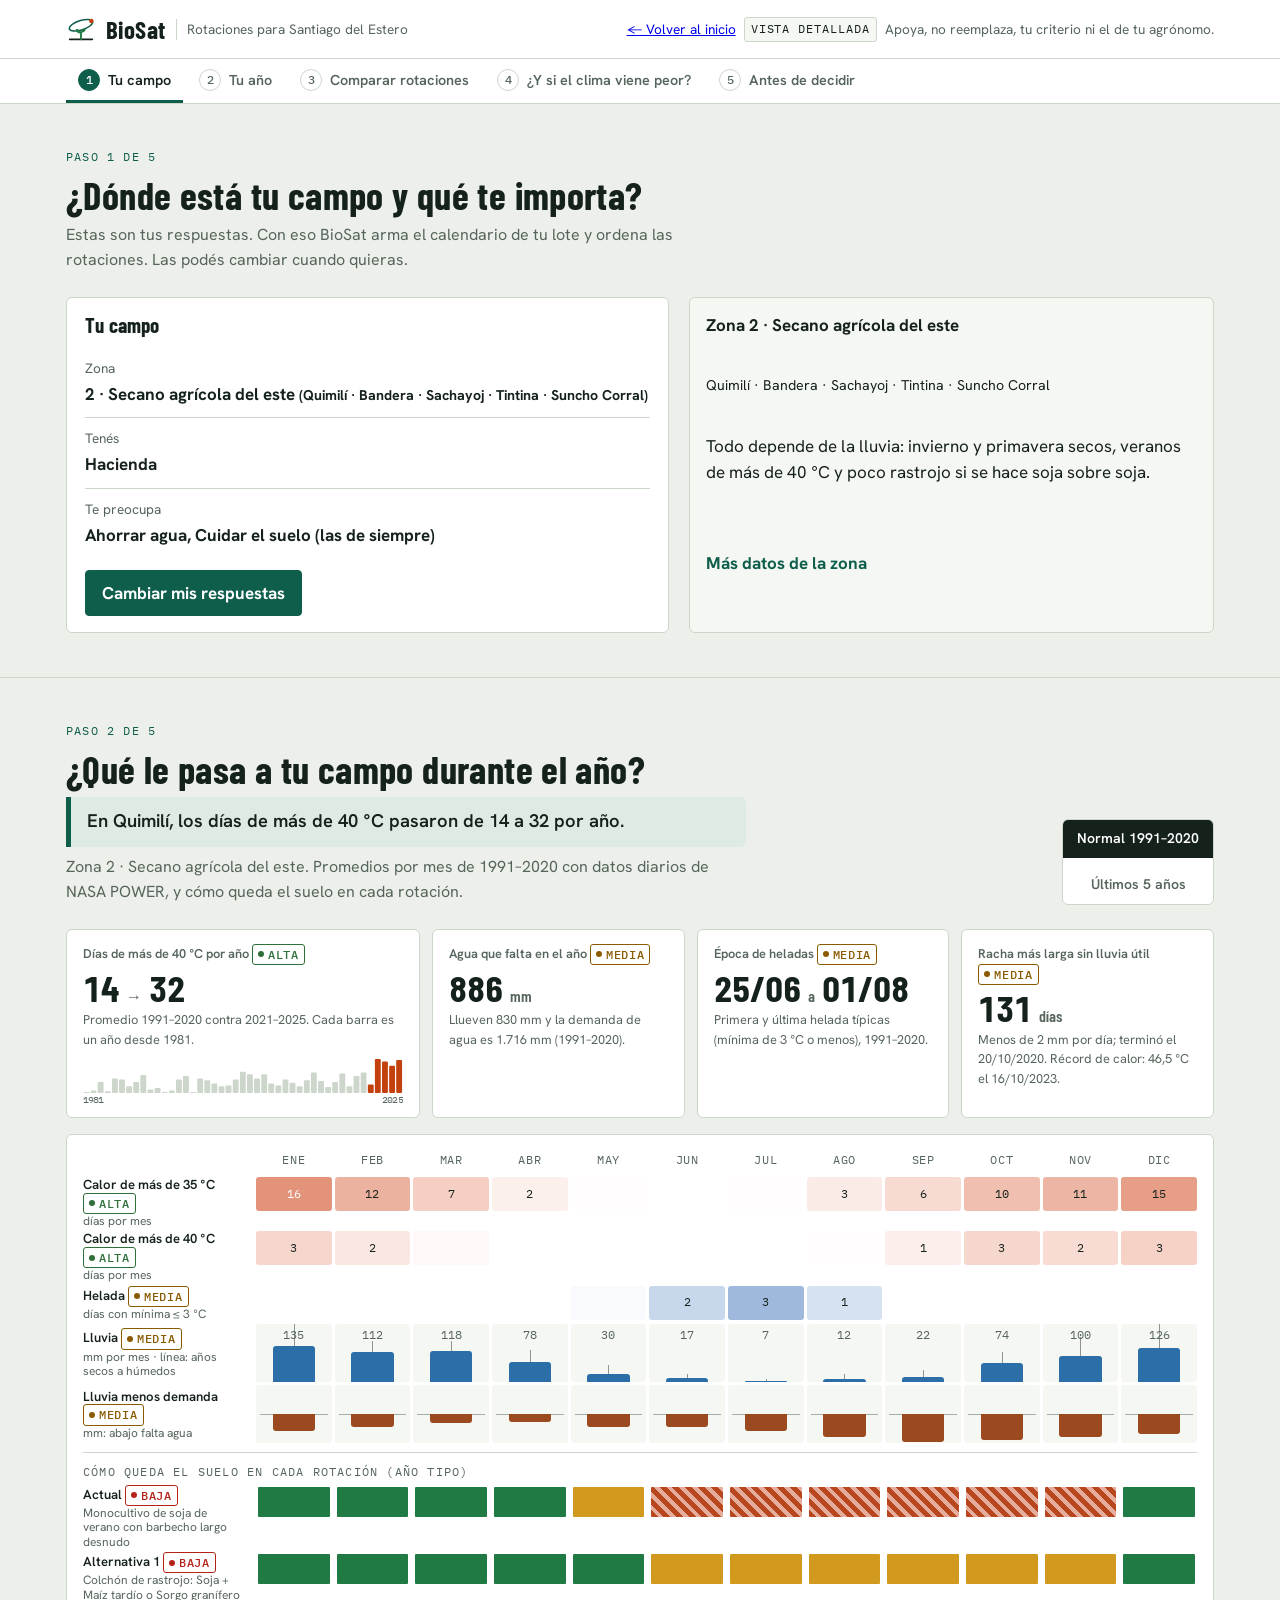
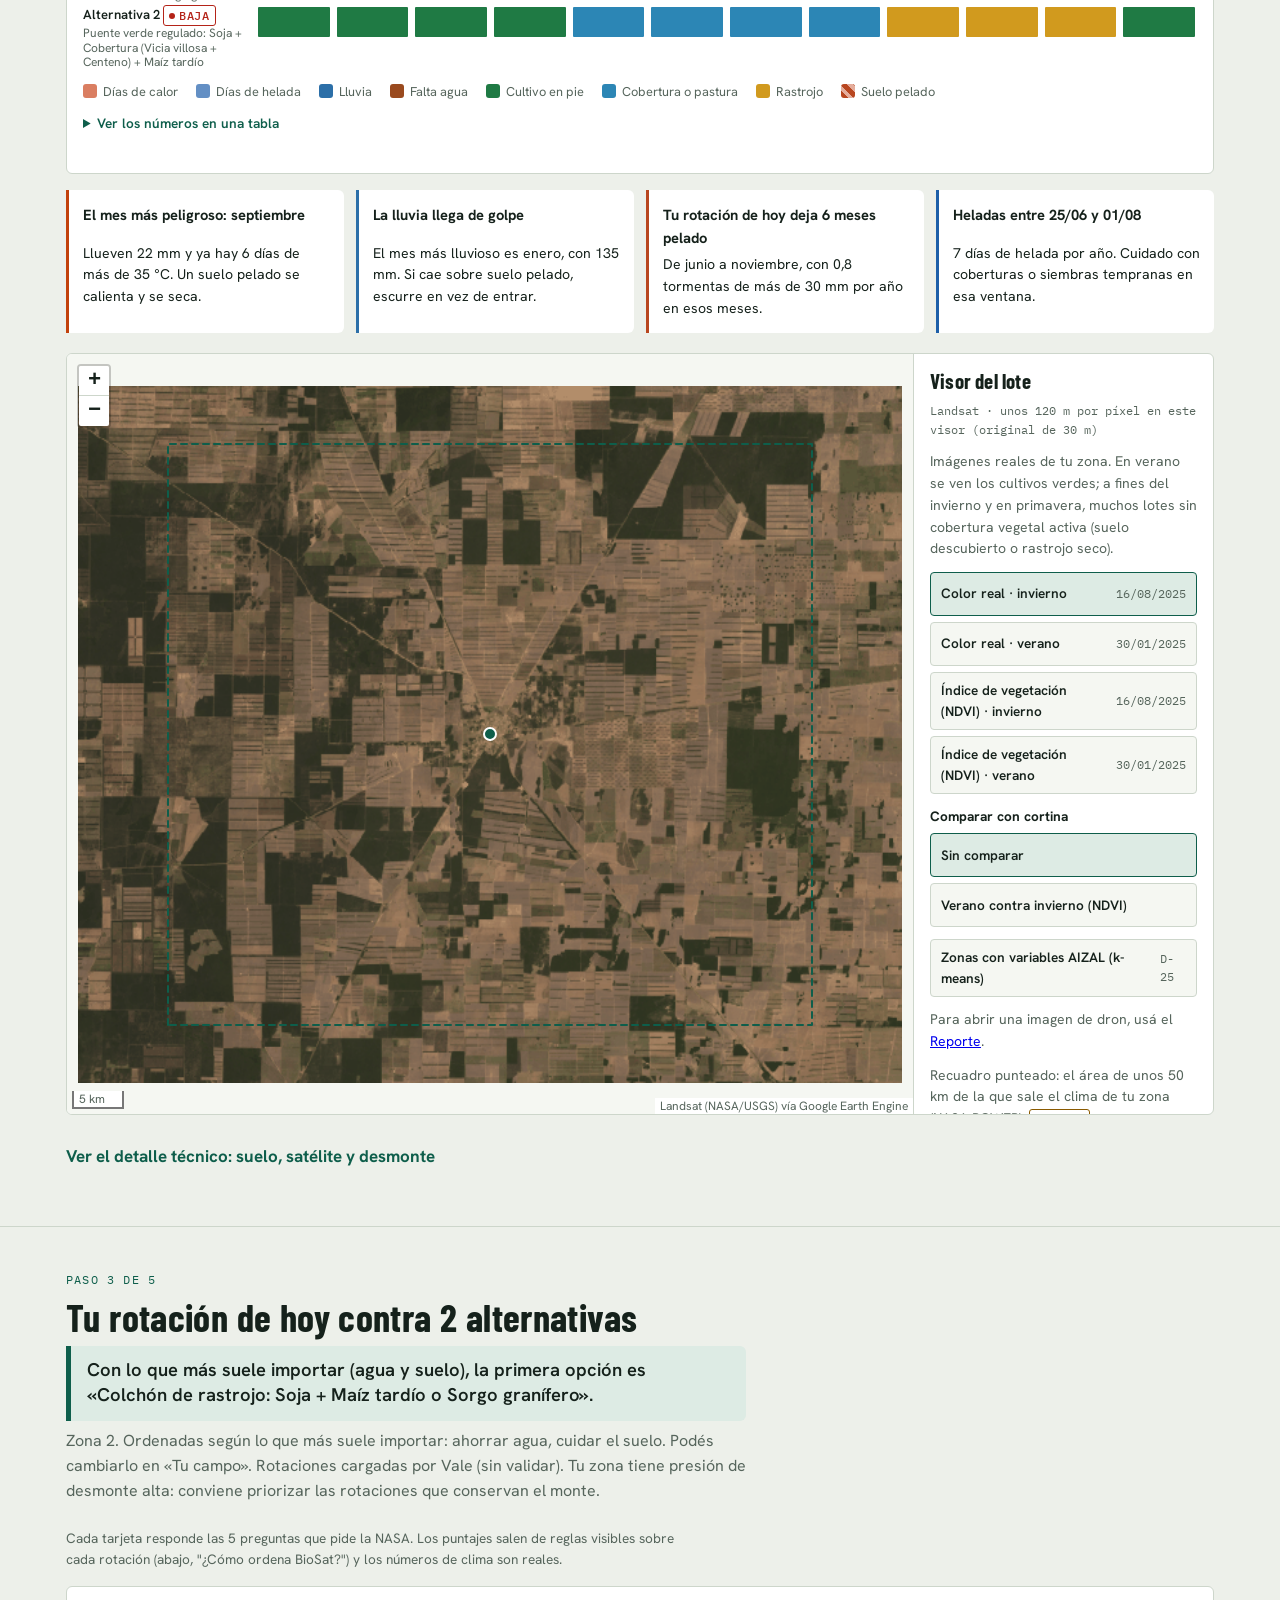
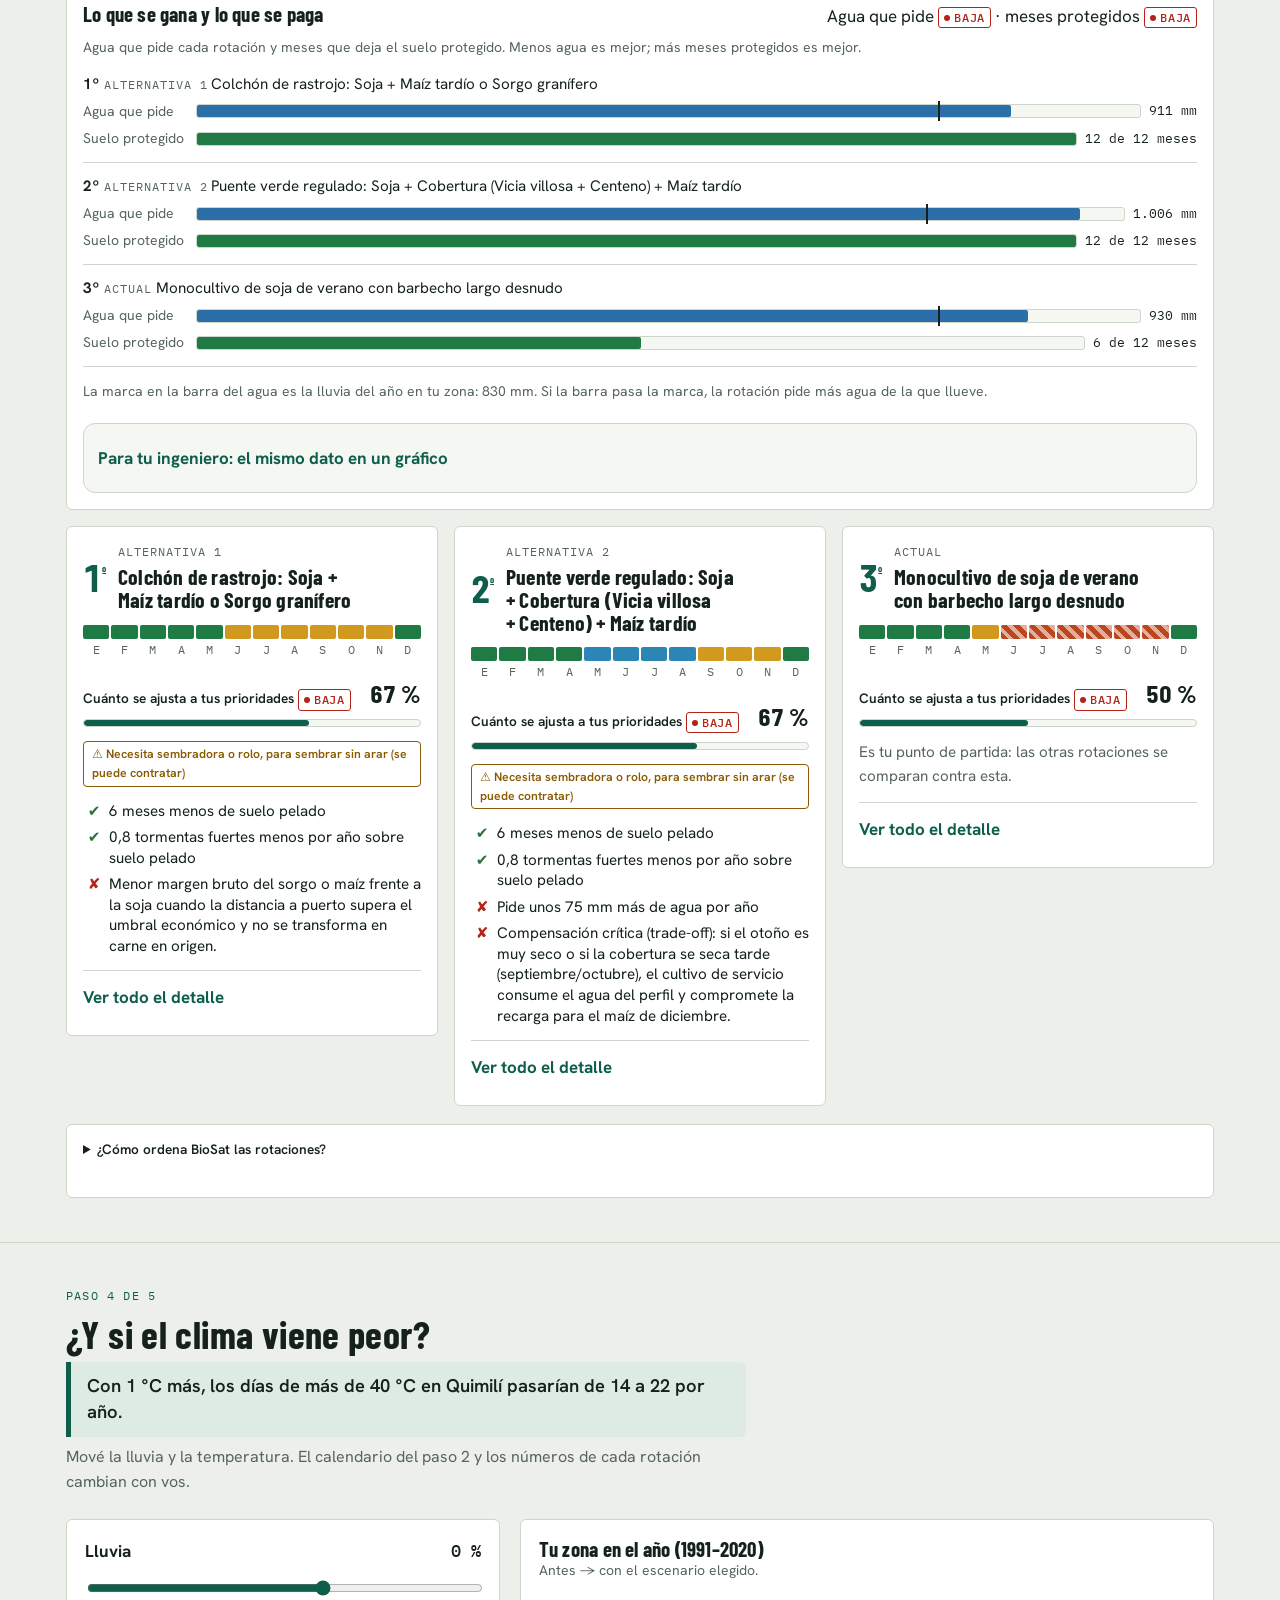
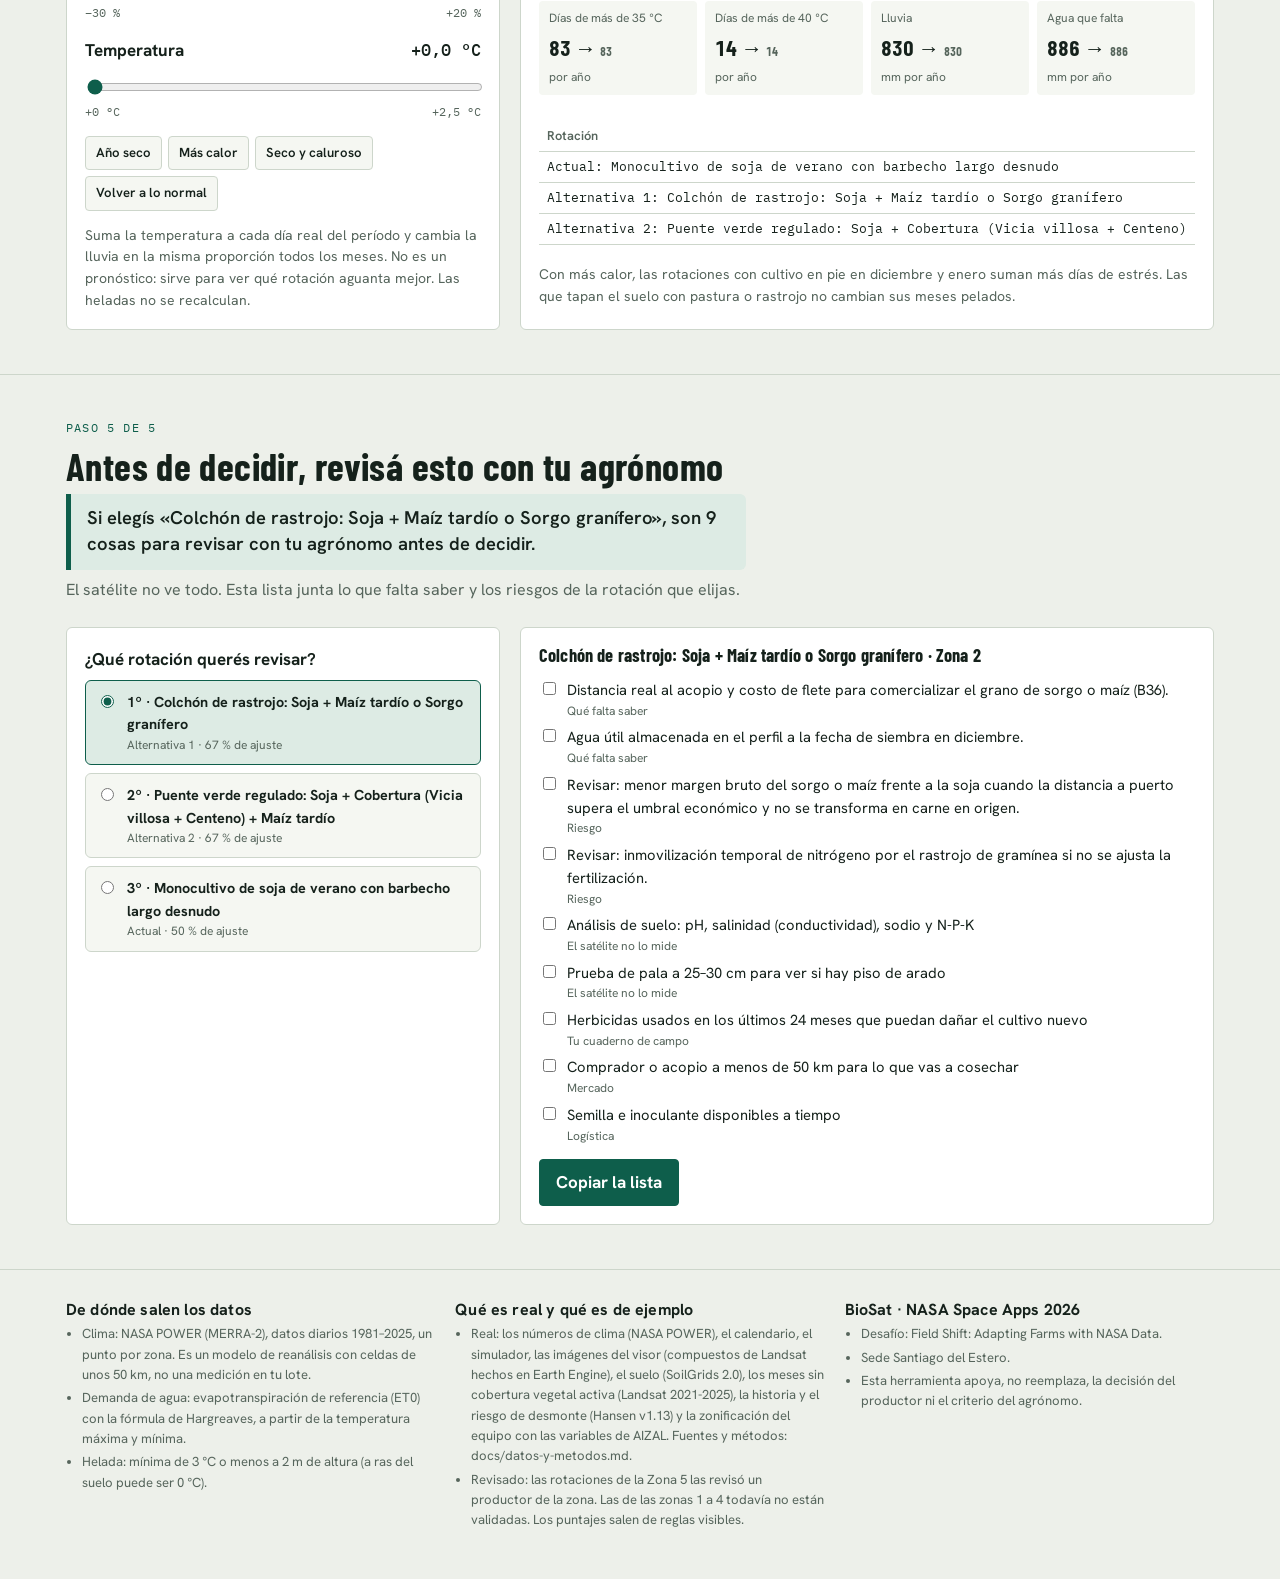
<file: web/completo.html>
<!doctype html>
<html lang="es" data-idioma-fijo="es">
<head>
<meta charset="utf-8">
<meta name="viewport" content="width=device-width, initial-scale=1, viewport-fit=cover">
<title>BioSat · Reporte completo, vista detallada</title>
<meta name="description" content="Herramienta de apoyo a la decisión para comparar rotaciones de cultivos en las 5 zonas de Santiago del Estero con datos de la NASA. NASA Space Apps 2026.">
<link rel="preconnect" href="https://fonts.googleapis.com">
<link rel="preconnect" href="https://fonts.gstatic.com" crossorigin>
<link rel="stylesheet" href="https://fonts.googleapis.com/css2?family=Barlow+Condensed:wght@600;700&family=Hanken+Grotesk:wght@400;500;600;700&family=IBM+Plex+Mono:wght@400;500&display=swap">
<link rel="stylesheet" href="vendor/leaflet.css">
<link rel="stylesheet" href="estilos.css">
<link rel="stylesheet" href="asistente.css">
<script src="vendor/leaflet.js"></script>
<script src="idioma-logica.js" defer></script>
<script src="textos-en.js" defer></script>
<script src="idioma.js" defer></script>
<script src="asistente-logica.js" defer></script>
<script src="asistente.js" defer></script>
<script src="frases-logica.js" defer></script>
<script src="inicio-logica.js" defer></script>
<script src="dron-logica.js" defer></script>
<script src="satelite-logica.js" defer></script>
<script src="app.js" defer></script>
</head>
<body data-pagina="completo">
<div id="tip" role="tooltip" hidden></div>

<header class="top">
  <div class="wrap top-row">
    <a class="brand" href="#tu-campo" aria-label="BioSat, ir al inicio">
      <svg viewBox="0 0 32 32" aria-hidden="true">
        <ellipse cx="16" cy="12" rx="13" ry="5" style="fill:none;stroke:var(--accent)" stroke-width="1.6" transform="rotate(-18 16 12)"/>
        <circle cx="27" cy="7.5" r="2.4" style="fill:var(--heat)"/>
        <path d="M4 27h24" style="stroke:var(--ink)" stroke-width="2" stroke-linecap="round"/>
        <path d="M16 27v-8" style="stroke:var(--st-cultivo)" stroke-width="2" stroke-linecap="round"/>
        <path d="M16 21c-3.5 0-5.5-2-5.5-5 3.2 0 5.5 1.8 5.5 5zM16 20c3 0 5-1.8 5-4.6-2.9 0-5 1.7-5 4.6z" style="fill:var(--st-cultivo)"/>
      </svg>
      <span class="brand-name">BioSat</span>
      <span class="brand-sub">Rotaciones para Santiago del Estero</span>
    </a>
    <p class="top-note"><a class="volver-inicio" href="index.html">← Volver al inicio</a> <span class="tag">Vista detallada</span> Apoya, no reemplaza, tu criterio ni el de tu agrónomo.</p>
  </div>
  <nav class="steps" aria-label="Pasos">
    <div class="wrap">
      <ol>
        <li><a href="#tu-campo" data-sec="tu-campo"><b>1</b>Tu campo</a></li>
        <li><a href="#calendario" data-sec="calendario"><b>2</b>Tu año</a></li>
        <li><a href="#comparar" data-sec="comparar"><b>3</b>Comparar rotaciones</a></li>
        <li><a href="#simulador" data-sec="simulador"><b>4</b>¿Y si el clima viene peor?</a></li>
        <li><a href="#antes-de-decidir" data-sec="antes-de-decidir"><b>5</b>Antes de decidir</a></li>
      </ol>
    </div>
  </nav>
</header>

<main>
  <!-- D-35: esta vista sigue en español en la etapa 1; en inglés solo se avisa -->
  <div class="wrap aviso-en" data-solo-en hidden lang="en">
    <p>This detailed view is only in Spanish for now. <a href="index.html" data-i18n="completoVolver">← Volver al inicio</a></p>
  </div>
  <!-- PASO 1 -->
  <section id="tu-campo" class="sec">
    <div class="wrap">
      <header class="sec-head">
        <div>
          <p class="eyebrow">Paso 1 de 5</p>
          <h2>¿Dónde está tu campo y qué te importa?</h2>
          <p class="lede">Estas son tus respuestas. Con eso BioSat arma el calendario de tu lote y ordena las rotaciones. Las podés cambiar cuando quieras.</p>
        </div>
      </header>
      <div class="campo">
        <div class="card tu-campo" id="tuCampo"></div>
        <div class="card zona-ficha" id="zonaFicha"></div>
      </div>
    </div>
  </section>

  <!-- PASO 2 -->
  <section id="calendario" class="sec">
    <div class="wrap">
      <header class="sec-head">
        <div>
          <p class="eyebrow">Paso 2 de 5</p>
          <h2>¿Qué le pasa a tu campo durante el año?</h2>
          <p class="en-una-frase" id="fraseCalor" hidden></p>
          <p class="lede" id="calLede"></p>
        </div>
        <div class="seg" role="group" aria-label="Período de los datos">
          <button type="button" id="perNormal" aria-pressed="true">Normal 1991–2020</button>
          <button type="button" id="perReciente" aria-pressed="false">Últimos 5 años</button>
        </div>
      </header>

      <div class="stats" id="stats"></div>
      <div class="esc-chip" id="escChip" hidden></div>

      <div class="card cal-box">
        <div class="cal-scroll"><div class="cal" id="cal"></div></div>
        <div class="legend" id="legend"></div>
        <details class="tabla">
          <summary>Ver los números en una tabla</summary>
          <div class="tabla-scroll" id="tabla"></div>
        </details>
      </div>

      <div class="insights" id="insights"></div>

      <div class="card visor" id="visor">
        <div id="mapaGis" role="img" aria-label="Mapa con imágenes Landsat de la zona elegida"></div>
        <div class="visor-side">
          <div class="panel-h"><h3>Visor del lote</h3><span class="src" id="visorSrc">Landsat · original de 30 m</span></div>
          <p class="hint">Imágenes reales de tu zona. En verano se ven los cultivos verdes; a fines del invierno y en primavera, muchos lotes sin cobertura vegetal activa (suelo descubierto o rastrojo seco).</p>
          <div class="capas" id="capas" role="group" aria-label="Capa del mapa"></div>
          <div><span class="visor-t">Comparar con cortina</span><div class="capas" id="cmps" role="group" aria-label="Comparación"></div></div>
          <div id="cortinaBox" hidden>
            <label for="cortina" class="visor-t">Mové la cortina</label>
            <input type="range" id="cortina" min="0" max="100" value="50">
            <div class="range-ends"><span id="cortIzq"></span><span id="cortDer"></span></div>
          </div>
          <div id="zonifBox"></div>
          <p class="hint" id="dronEnReporte">Para abrir una imagen de dron, usá el <a href="index.html#satelite">Reporte</a>.</p>
          <div id="rampa" hidden><div class="ramp"></div><div class="ramp-lbl"><span>Suelo descubierto o rastrojo seco</span><span>Cultivo o monte verde</span></div></div>
          <p class="gis-note" id="celdaNota"></p>
          <p class="gis-note mono" id="escena"></p>
          <p class="gis-note" id="gisNota"></p>
        </div>
      </div>


      <details class="detalle-tecnico" id="detalleTecnico">
        <summary id="detalleResumen"></summary>
        <div class="panels">
            <article class="card panel">
              <div class="panel-h"><h3>Tu suelo</h3><span class="src">SoilGrids 2.0 · 0-30 cm · 250 m</span></div>
              <dl class="soil" id="soil"></dl>
              <p class="pending" id="soilNota"></p>
            </article>
            <article class="card panel">
              <div class="panel-h"><h3>Lo que ve el satélite</h3><span class="src" data-i18n="satNdviSrc">Landsat 8/9 · NDVI a 100 m</span></div>
              <p class="hint">Meses en que la mayoría de los lotes de tu zona se ven sin cobertura vegetal activa (suelo descubierto o rastrojo seco: el satélite no los distingue), según las imágenes:</p>
              <div>
                <div class="mini-cal" id="miniSat"></div>
                <div class="strip-lbl" id="miniSatLbl"></div>
              </div>
              <p class="hint">El satélite muestra el riesgo histórico de tu zona; tu rotación define si tu lote mantiene rastrojo protector o queda expuesto al sol y al viento.</p>
              <div class="tabla-scroll">
                <table>
                  <thead><tr><th>Método</th><th>Exactitud</th><th>F1</th></tr></thead>
                  <tbody id="metodos"></tbody>
                </table>
              </div>
              <p class="pending" id="satNota"></p>
            </article>
        </div>
        <div class="card desmonte" id="panelDesmonte">
          <div class="desmonte-col">
            <div class="panel-h"><h3>Presión de desmonte en tu zona</h3><span class="src">Hansen v1.13 · modelo · D-30</span></div>
            <div class="desmonte-nivel" id="desmonteNivel"></div>
            <p class="hint" id="desmonteTexto"></p>
          </div>
          <div class="desmonte-col">
            <span class="visor-t">Hectáreas desmontadas por año</span>
            <svg class="spark-d" id="desmonteSerie" viewBox="0 0 320 90" preserveAspectRatio="none" role="img" aria-label="Desmonte anual de la zona"></svg>
            <p class="hint" id="desmonteSerieNota"></p>
          </div>
          <div class="desmonte-col">
            <div class="tabla-scroll"><table>
              <thead><tr><th>Modelo</th><th>AUC</th><th>F1 o error</th></tr></thead>
              <tbody id="desmonteMetodos"></tbody>
            </table></div>
            <p class="pending" id="desmonteNota"></p>
          </div>
        </div>
      </details>
    </div>
  </section>

  <!-- PASO 3 -->
  <section id="comparar" class="sec">
    <div class="wrap">
      <header class="sec-head">
        <div>
          <p class="eyebrow">Paso 3 de 5</p>
          <h2>Tu rotación de hoy contra 2 alternativas</h2>
          <p class="en-una-frase" id="fraseMejor" hidden></p>
          <p class="lede" id="cmpLede"></p>
        </div>
      </header>
      <p class="motor-note">Cada tarjeta responde las 5 preguntas que pide la NASA. Los puntajes salen de reglas visibles sobre cada rotación (abajo, "¿Cómo ordena BioSat?") y los números de clima son reales.</p>
      <div class="card trade">
        <div class="trade-h"><h3>Lo que se gana y lo que se paga</h3><span id="tradeConf"></span></div>
        <p class="hint" id="tradeAyuda" data-i18n="tradeAyuda">Agua que pide cada rotación y meses que deja el suelo protegido. Menos agua es mejor; más meses protegidos es mejor.</p>
        <div class="trade-barras" id="tradeBarras"></div>
        <details class="para-ingeniero trade-puntos"><summary data-i18n="tradePuntos">Para tu ingeniero: el mismo dato en un gráfico</summary>
          <div class="tabla-scroll"><svg id="tradeSvg" viewBox="0 0 640 300" role="img" aria-label="Agua que pide cada rotación contra meses con suelo protegido"></svg></div>
          <p class="hint">Lo ideal es arriba a la izquierda: más meses de suelo protegido pidiendo menos agua. A la derecha de la línea punteada, la rotación pide más agua de la que llueve en el año y depende del agua guardada en el suelo o del riego.</p>
        </details>
      </div>
      <div class="cards" id="cards"></div>
      <details class="card motor-detalle">
        <summary>¿Cómo ordena BioSat las rotaciones?</summary>
        <ol>
          <li>Cada rotación recibe una nota de 0 a 3 por prioridad, con reglas fijas: <strong>ahorrar agua</strong> según su demanda de agua (baja 3, media 2, alta 1); <strong>frenar el salitre</strong> según cuántos meses de mayo a octubre deja el suelo cubierto; <strong>recuperar el suelo</strong> según los meses sin suelo pelado, más 1 si suma una leguminosa a una rotación con otras secciones (no en monocultivo); <strong>sumar forraje</strong> 3 si da forraje; <strong>ingreso</strong> según su ingreso (alto 3, medio 2, bajo 1).</li>
          <li>Se promedian solo las prioridades que marcaste en el paso 1.</li>
          <li>Si una rotación necesita algo que no tenés (riego, hacienda, maquinaria), se avisa; si necesita riego y no tenés, pasa al final.</li>
          <li>Las reglas de secciones (A gramíneas, B leguminosas, C raíz profunda, D coberturas) se muestran como control: no esconden nada.</li>
          <li>Los números de exposición salen del clima de NASA POWER cruzado con el calendario de cada rotación.</li>
        </ol>
      </details>
    </div>
  </section>

  <!-- PASO 4 -->
  <section id="simulador" class="sec">
    <div class="wrap">
      <header class="sec-head">
        <div>
          <p class="eyebrow">Paso 4 de 5</p>
          <h2>¿Y si el clima viene peor?</h2>
          <p class="en-una-frase" id="fraseSim" hidden></p>
          <p class="lede">Mové la lluvia y la temperatura. El calendario del paso 2 y los números de cada rotación cambian con vos.</p>
        </div>
      </header>
      <div class="sim">
        <div class="card sim-ctrl">
          <label for="simP">Lluvia <output id="simPout" for="simP">0 %</output></label>
          <input type="range" id="simP" min="-30" max="20" step="5" value="0">
          <div class="range-ends"><span>−30 %</span><span>+20 %</span></div>
          <label for="simT">Temperatura <output id="simTout" for="simT">+0,0 °C</output></label>
          <input type="range" id="simT" min="0" max="2.5" step="0.5" value="0">
          <div class="range-ends"><span>+0 °C</span><span>+2,5 °C</span></div>
          <div class="presets" id="presets">
            <button type="button" data-p="-30" data-t="0">Año seco</button>
            <button type="button" data-p="0" data-t="1.5">Más calor</button>
            <button type="button" data-p="-20" data-t="2">Seco y caluroso</button>
            <button type="button" data-p="0" data-t="0">Volver a lo normal</button>
          </div>
          <p class="hint">Suma la temperatura a cada día real del período y cambia la lluvia en la misma proporción todos los meses. No es un pronóstico: sirve para ver qué rotación aguanta mejor. Las heladas no se recalculan.</p>
        </div>
        <div class="card sim-out" id="simOut"></div>
      </div>
    </div>
  </section>

  <!-- PASO 5 -->
  <section id="antes-de-decidir" class="sec">
    <div class="wrap">
      <header class="sec-head">
        <div>
          <p class="eyebrow">Paso 5 de 5</p>
          <h2>Antes de decidir, revisá esto con tu agrónomo</h2>
          <p class="en-una-frase" id="fraseListo" hidden></p>
          <p class="lede">El satélite no ve todo. Esta lista junta lo que falta saber y los riesgos de la rotación que elijas.</p>
        </div>
      </header>
      <div class="decidir">
        <div class="card elegir">
          <fieldset>
            <legend>¿Qué rotación querés revisar?</legend>
            <div id="elegir" style="display:grid;gap:8px"></div>
          </fieldset>
        </div>
        <div class="card lista">
          <h3 id="listaTitulo"></h3>
          <ul class="check" id="checklist"></ul>
          <div class="lista-actions">
            <button type="button" class="btn" id="copiar">Copiar la lista</button>
            <span id="copiado" role="status" class="hint"></span>
          </div>
          <textarea id="listaTxt" aria-label="Lista para copiar" readonly hidden></textarea>
        </div>
      </div>
    </div>
  </section>
</main>

<footer class="pie">
  <div class="wrap pie-grid">
    <div>
      <h3>De dónde salen los datos</h3>
      <ul>
        <li>Clima: NASA POWER (MERRA-2), datos diarios 1981–2025, un punto por zona. Es un modelo de reanálisis con celdas de unos 50 km, no una medición en tu lote.</li>
        <li>Demanda de agua: evapotranspiración de referencia (ET0) con la fórmula de Hargreaves, a partir de la temperatura máxima y mínima.</li>
        <li>Helada: mínima de 3 °C o menos a 2 m de altura (a ras del suelo puede ser 0 °C).</li>
      </ul>
    </div>
    <div>
      <h3>Qué es real y qué es de ejemplo</h3>
      <ul>
        <li>Real: los números de clima (NASA POWER), el calendario, el simulador, las imágenes del visor (compuestos de Landsat hechos en Earth Engine), el suelo (SoilGrids 2.0), los meses sin cobertura vegetal activa (Landsat 2021-2025), la historia y el riesgo de desmonte (Hansen v1.13) y la zonificación del equipo con las variables de AIZAL. Fuentes y métodos: docs/datos-y-metodos.md.</li>
        <li>Revisado: las rotaciones de la Zona 5 las revisó un productor de la zona. Las de las zonas 1 a 4 todavía no están validadas. Los puntajes salen de reglas visibles.</li>
      </ul>
    </div>
    <div>
      <h3>BioSat · NASA Space Apps 2026</h3>
      <ul>
        <li>Desafío: Field Shift: Adapting Farms with NASA Data.</li>
        <li>Sede Santiago del Estero.</li>
        <li>Esta herramienta apoya, no reemplaza, la decisión del productor ni el criterio del agrónomo.</li>
      </ul>
    </div>
  </div>
</footer>
</body>
</html>
</file>
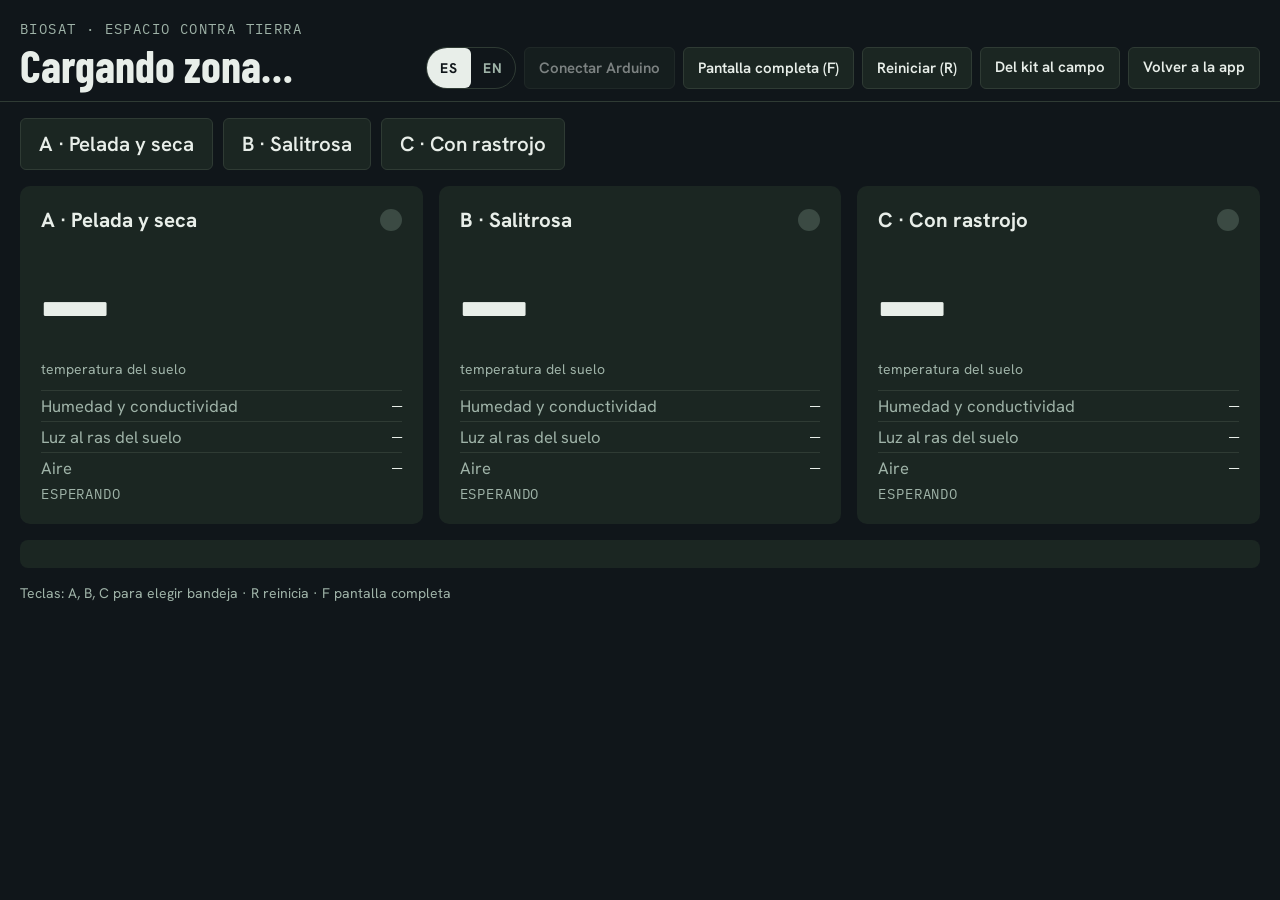
<file: web/kit.html>
<!doctype html>
<html lang="es">
<head>
<meta charset="utf-8">
<meta name="viewport" content="width=device-width, initial-scale=1, viewport-fit=cover">
<title>BioSat · Pantalla del kit</title>
<meta name="description" content="Pantalla del kit Arduino para la mesa del jurado: las 3 bandejas en vivo contra lo que mide el satélite.">
<link rel="preconnect" href="https://fonts.googleapis.com">
<link rel="preconnect" href="https://fonts.gstatic.com" crossorigin>
<link rel="stylesheet" href="https://fonts.googleapis.com/css2?family=Barlow+Condensed:wght@600;700&family=Hanken+Grotesk:wght@400;500;600;700&family=IBM+Plex+Mono:wght@400;500&display=swap">
<link rel="stylesheet" href="kit.css">
<script src="../arduino/lector-web-serial.js" defer onerror="this.remove()"></script>
<script src="idioma-logica.js" defer></script>
<script src="textos-en.js" defer></script>
<script src="idioma.js" defer></script>
<script src="kit-logica.js" defer></script>
<script src="pronostico-logica.js" defer></script>
<script src="kit.js" defer></script>
</head>
<body>
<header class="kit-top">
  <div>
    <p class="kit-eyebrow" data-i18n="kitEyebrow">BioSat · Espacio contra tierra</p>
    <h1 id="titulo">Cargando zona…</h1>
  </div>
  <nav class="kit-acciones" aria-label="Acciones" data-i18n-attr="aria-label:kitAccionesAria">
    <div data-idioma-boton></div>
    <button type="button" id="btnConectar" disabled>Conectar Arduino</button>
    <button type="button" id="btnCompleta" data-i18n="kitCompleta">Pantalla completa (F)</button>
    <button type="button" id="btnReiniciar" data-i18n="kitReiniciar">Reiniciar (R)</button>
    <a href="campo.html" data-i18n="kitCampo">Del kit al campo</a>
    <a href="index.html" data-i18n="kitVolver">Volver a la app</a>
  </nav>
</header>

<main class="kit-main">
  <div class="kit-elegir" role="group" aria-label="Elegir bandeja" data-i18n-attr="aria-label:kitElegirAria">
    <button type="button" data-elegir="A" aria-pressed="false" data-i18n="kitA">A · Pelada y seca</button>
    <button type="button" data-elegir="B" aria-pressed="false" data-i18n="kitB">B · Salitrosa</button>
    <button type="button" data-elegir="C" aria-pressed="false" data-i18n="kitC">C · Con rastrojo</button>
  </div>

  <div class="kit-bandejas">
    <section class="bandeja" data-letra="A" aria-label="Bandeja A, pelada y seca" data-i18n-attr="aria-label:kitAAria">
      <header><span class="b-nombre" data-i18n="kitA">A · Pelada y seca</span><span class="b-semaforo" aria-hidden="true"></span></header>
      <p class="b-temp">—</p>
      <p class="b-temp-l" data-i18n="kitTempSuelo">temperatura del suelo</p>
      <dl class="b-datos">
        <div><dt data-i18n="kitHumedad">Humedad y conductividad</dt><dd class="b-agua">—</dd></div>
        <div><dt data-i18n="kitLuz">Luz al ras del suelo</dt><dd class="b-luz">—</dd></div>
        <div><dt data-i18n="kitAire">Aire</dt><dd class="b-aire">—</dd></div>
      </dl>
      <div class="b-prog" hidden><i></i></div>
      <p class="b-estado" aria-live="polite">esperando</p>
    </section>
    <section class="bandeja" data-letra="B" aria-label="Bandeja B, salitrosa" data-i18n-attr="aria-label:kitBAria">
      <header><span class="b-nombre" data-i18n="kitB">B · Salitrosa</span><span class="b-semaforo" aria-hidden="true"></span></header>
      <p class="b-temp">—</p>
      <p class="b-temp-l" data-i18n="kitTempSuelo">temperatura del suelo</p>
      <dl class="b-datos">
        <div><dt data-i18n="kitHumedad">Humedad y conductividad</dt><dd class="b-agua">—</dd></div>
        <div><dt data-i18n="kitLuz">Luz al ras del suelo</dt><dd class="b-luz">—</dd></div>
        <div><dt data-i18n="kitAire">Aire</dt><dd class="b-aire">—</dd></div>
      </dl>
      <div class="b-prog" hidden><i></i></div>
      <p class="b-estado" aria-live="polite">esperando</p>
    </section>
    <section class="bandeja" data-letra="C" aria-label="Bandeja C, con rastrojo" data-i18n-attr="aria-label:kitCAria">
      <header><span class="b-nombre" data-i18n="kitC">C · Con rastrojo</span><span class="b-semaforo" aria-hidden="true"></span></header>
      <p class="b-temp">—</p>
      <p class="b-temp-l" data-i18n="kitTempSuelo">temperatura del suelo</p>
      <dl class="b-datos">
        <div><dt data-i18n="kitHumedad">Humedad y conductividad</dt><dd class="b-agua">—</dd></div>
        <div><dt data-i18n="kitLuz">Luz al ras del suelo</dt><dd class="b-luz">—</dd></div>
        <div><dt data-i18n="kitAire">Aire</dt><dd class="b-aire">—</dd></div>
      </dl>
      <div class="b-prog" hidden><i></i></div>
      <p class="b-estado" aria-live="polite">esperando</p>
    </section>
  </div>

  <p class="kit-satelite" id="satelite"></p>
  <p class="kit-cierre" id="cierre" hidden></p>
  <p class="kit-ayuda" data-i18n="kitAyuda">Teclas: A, B, C para elegir bandeja · R reinicia · F pantalla completa</p>
</main>
</body>
</html>
</file>
<file: web/vendor/leaflet.css>
.leaflet-image-layer,.leaflet-layer,.leaflet-marker-icon,.leaflet-marker-shadow,.leaflet-pane,.leaflet-pane>canvas,.leaflet-pane>svg,.leaflet-tile,.leaflet-tile-container,.leaflet-zoom-box{position:absolute;left:0;top:0}.leaflet-container{overflow:hidden}.leaflet-marker-icon,.leaflet-marker-shadow,.leaflet-tile{-webkit-user-select:none;-moz-user-select:none;user-select:none;-webkit-user-drag:none}.leaflet-tile::selection{background:0 0}.leaflet-safari .leaflet-tile{image-rendering:-webkit-optimize-contrast}.leaflet-safari .leaflet-tile-container{width:1600px;height:1600px;-webkit-transform-origin:0 0}.leaflet-marker-icon,.leaflet-marker-shadow{display:block}.leaflet-container .leaflet-overlay-pane svg{max-width:none!important;max-height:none!important}.leaflet-container .leaflet-marker-pane img,.leaflet-container .leaflet-shadow-pane img,.leaflet-container .leaflet-tile,.leaflet-container .leaflet-tile-pane img,.leaflet-container img.leaflet-image-layer{max-width:none!important;max-height:none!important;width:auto;padding:0}.leaflet-container img.leaflet-tile{mix-blend-mode:plus-lighter}.leaflet-container.leaflet-touch-zoom{-ms-touch-action:pan-x pan-y;touch-action:pan-x pan-y}.leaflet-container.leaflet-touch-drag{-ms-touch-action:pinch-zoom;touch-action:none;touch-action:pinch-zoom}.leaflet-container.leaflet-touch-drag.leaflet-touch-zoom{-ms-touch-action:none;touch-action:none}.leaflet-container{-webkit-tap-highlight-color:transparent}.leaflet-container a{-webkit-tap-highlight-color:rgba(51,181,229,.4)}.leaflet-tile{filter:inherit;visibility:hidden}.leaflet-tile-loaded{visibility:inherit}.leaflet-zoom-box{width:0;height:0;-moz-box-sizing:border-box;box-sizing:border-box;z-index:800}.leaflet-overlay-pane svg{-moz-user-select:none}.leaflet-pane{z-index:400}.leaflet-tile-pane{z-index:200}.leaflet-overlay-pane{z-index:400}.leaflet-shadow-pane{z-index:500}.leaflet-marker-pane{z-index:600}.leaflet-tooltip-pane{z-index:650}.leaflet-popup-pane{z-index:700}.leaflet-map-pane canvas{z-index:100}.leaflet-map-pane svg{z-index:200}.leaflet-vml-shape{width:1px;height:1px}.lvml{behavior:url(#default#VML);display:inline-block;position:absolute}.leaflet-control{position:relative;z-index:800;pointer-events:visiblePainted;pointer-events:auto}.leaflet-bottom,.leaflet-top{position:absolute;z-index:1000;pointer-events:none}.leaflet-top{top:0}.leaflet-right{right:0}.leaflet-bottom{bottom:0}.leaflet-left{left:0}.leaflet-control{float:left;clear:both}.leaflet-right .leaflet-control{float:right}.leaflet-top .leaflet-control{margin-top:10px}.leaflet-bottom .leaflet-control{margin-bottom:10px}.leaflet-left .leaflet-control{margin-left:10px}.leaflet-right .leaflet-control{margin-right:10px}.leaflet-fade-anim .leaflet-popup{opacity:0;-webkit-transition:opacity .2s linear;-moz-transition:opacity .2s linear;transition:opacity .2s linear}.leaflet-fade-anim .leaflet-map-pane .leaflet-popup{opacity:1}.leaflet-zoom-animated{-webkit-transform-origin:0 0;-ms-transform-origin:0 0;transform-origin:0 0}svg.leaflet-zoom-animated{will-change:transform}.leaflet-zoom-anim .leaflet-zoom-animated{-webkit-transition:-webkit-transform .25s cubic-bezier(0,0,.25,1);-moz-transition:-moz-transform .25s cubic-bezier(0,0,.25,1);transition:transform .25s cubic-bezier(0,0,.25,1)}.leaflet-pan-anim .leaflet-tile,.leaflet-zoom-anim .leaflet-tile{-webkit-transition:none;-moz-transition:none;transition:none}.leaflet-zoom-anim .leaflet-zoom-hide{visibility:hidden}.leaflet-interactive{cursor:pointer}.leaflet-grab{cursor:-webkit-grab;cursor:-moz-grab;cursor:grab}.leaflet-crosshair,.leaflet-crosshair .leaflet-interactive{cursor:crosshair}.leaflet-control,.leaflet-popup-pane{cursor:auto}.leaflet-dragging .leaflet-grab,.leaflet-dragging .leaflet-grab .leaflet-interactive,.leaflet-dragging .leaflet-marker-draggable{cursor:move;cursor:-webkit-grabbing;cursor:-moz-grabbing;cursor:grabbing}.leaflet-image-layer,.leaflet-marker-icon,.leaflet-marker-shadow,.leaflet-pane>svg path,.leaflet-tile-container{pointer-events:none}.leaflet-image-layer.leaflet-interactive,.leaflet-marker-icon.leaflet-interactive,.leaflet-pane>svg path.leaflet-interactive,svg.leaflet-image-layer.leaflet-interactive path{pointer-events:visiblePainted;pointer-events:auto}.leaflet-container{background:#ddd;outline-offset:1px}.leaflet-container a{color:#0078a8}.leaflet-zoom-box{border:2px dotted #38f;background:rgba(255,255,255,.5)}.leaflet-container{font-family:"Helvetica Neue",Arial,Helvetica,sans-serif;font-size:12px;font-size:.75rem;line-height:1.5}.leaflet-bar{box-shadow:0 1px 5px rgba(0,0,0,.65);border-radius:4px}.leaflet-bar a{background-color:#fff;border-bottom:1px solid #ccc;width:26px;height:26px;line-height:26px;display:block;text-align:center;text-decoration:none;color:#000}.leaflet-bar a,.leaflet-control-layers-toggle{background-position:50% 50%;background-repeat:no-repeat;display:block}.leaflet-bar a:focus,.leaflet-bar a:hover{background-color:#f4f4f4}.leaflet-bar a:first-child{border-top-left-radius:4px;border-top-right-radius:4px}.leaflet-bar a:last-child{border-bottom-left-radius:4px;border-bottom-right-radius:4px;border-bottom:none}.leaflet-bar a.leaflet-disabled{cursor:default;background-color:#f4f4f4;color:#bbb}.leaflet-touch .leaflet-bar a{width:30px;height:30px;line-height:30px}.leaflet-touch .leaflet-bar a:first-child{border-top-left-radius:2px;border-top-right-radius:2px}.leaflet-touch .leaflet-bar a:last-child{border-bottom-left-radius:2px;border-bottom-right-radius:2px}.leaflet-control-zoom-in,.leaflet-control-zoom-out{font:bold 18px 'Lucida Console',Monaco,monospace;text-indent:1px}.leaflet-touch .leaflet-control-zoom-in,.leaflet-touch .leaflet-control-zoom-out{font-size:22px}.leaflet-control-layers{box-shadow:0 1px 5px rgba(0,0,0,.4);background:#fff;border-radius:5px}.leaflet-control-layers-toggle{background-image:url(images/layers.png);width:36px;height:36px}.leaflet-retina .leaflet-control-layers-toggle{background-image:url(images/layers-2x.png);background-size:26px 26px}.leaflet-touch .leaflet-control-layers-toggle{width:44px;height:44px}.leaflet-control-layers .leaflet-control-layers-list,.leaflet-control-layers-expanded .leaflet-control-layers-toggle{display:none}.leaflet-control-layers-expanded .leaflet-control-layers-list{display:block;position:relative}.leaflet-control-layers-expanded{padding:6px 10px 6px 6px;color:#333;background:#fff}.leaflet-control-layers-scrollbar{overflow-y:scroll;overflow-x:hidden;padding-right:5px}.leaflet-control-layers-selector{margin-top:2px;position:relative;top:1px}.leaflet-control-layers label{display:block;font-size:13px;font-size:1.08333em}.leaflet-control-layers-separator{height:0;border-top:1px solid #ddd;margin:5px -10px 5px -6px}.leaflet-default-icon-path{background-image:url(images/marker-icon.png)}.leaflet-container .leaflet-control-attribution{background:#fff;background:rgba(255,255,255,.8);margin:0}.leaflet-control-attribution,.leaflet-control-scale-line{padding:0 5px;color:#333;line-height:1.4}.leaflet-control-attribution a{text-decoration:none}.leaflet-control-attribution a:focus,.leaflet-control-attribution a:hover{text-decoration:underline}.leaflet-attribution-flag{display:inline!important;vertical-align:baseline!important;width:1em;height:.6669em}.leaflet-left .leaflet-control-scale{margin-left:5px}.leaflet-bottom .leaflet-control-scale{margin-bottom:5px}.leaflet-control-scale-line{border:2px solid #777;border-top:none;line-height:1.1;padding:2px 5px 1px;white-space:nowrap;-moz-box-sizing:border-box;box-sizing:border-box;background:rgba(255,255,255,.8);text-shadow:1px 1px #fff}.leaflet-control-scale-line:not(:first-child){border-top:2px solid #777;border-bottom:none;margin-top:-2px}.leaflet-control-scale-line:not(:first-child):not(:last-child){border-bottom:2px solid #777}.leaflet-touch .leaflet-bar,.leaflet-touch .leaflet-control-attribution,.leaflet-touch .leaflet-control-layers{box-shadow:none}.leaflet-touch .leaflet-bar,.leaflet-touch .leaflet-control-layers{border:2px solid rgba(0,0,0,.2);background-clip:padding-box}.leaflet-popup{position:absolute;text-align:center;margin-bottom:20px}.leaflet-popup-content-wrapper{padding:1px;text-align:left;border-radius:12px}.leaflet-popup-content{margin:13px 24px 13px 20px;line-height:1.3;font-size:13px;font-size:1.08333em;min-height:1px}.leaflet-popup-content p{margin:17px 0;margin:1.3em 0}.leaflet-popup-tip-container{width:40px;height:20px;position:absolute;left:50%;margin-top:-1px;margin-left:-20px;overflow:hidden;pointer-events:none}.leaflet-popup-tip{width:17px;height:17px;padding:1px;margin:-10px auto 0;pointer-events:auto;-webkit-transform:rotate(45deg);-moz-transform:rotate(45deg);-ms-transform:rotate(45deg);transform:rotate(45deg)}.leaflet-popup-content-wrapper,.leaflet-popup-tip{background:#fff;color:#333;box-shadow:0 3px 14px rgba(0,0,0,.4)}.leaflet-container a.leaflet-popup-close-button{position:absolute;top:0;right:0;border:none;text-align:center;width:24px;height:24px;font:16px/24px Tahoma,Verdana,sans-serif;color:#757575;text-decoration:none;background:0 0}.leaflet-container a.leaflet-popup-close-button:focus,.leaflet-container a.leaflet-popup-close-button:hover{color:#585858}.leaflet-popup-scrolled{overflow:auto}.leaflet-oldie .leaflet-popup-content-wrapper{-ms-zoom:1}.leaflet-oldie .leaflet-popup-tip{width:24px;margin:0 auto}.leaflet-oldie .leaflet-control-layers,.leaflet-oldie .leaflet-control-zoom,.leaflet-oldie .leaflet-popup-content-wrapper,.leaflet-oldie .leaflet-popup-tip{border:1px solid #999}.leaflet-div-icon{background:#fff;border:1px solid #666}.leaflet-tooltip{position:absolute;padding:6px;background-color:#fff;border:1px solid #fff;border-radius:3px;color:#222;white-space:nowrap;-webkit-user-select:none;-moz-user-select:none;-ms-user-select:none;user-select:none;pointer-events:none;box-shadow:0 1px 3px rgba(0,0,0,.4)}.leaflet-tooltip.leaflet-interactive{cursor:pointer;pointer-events:auto}.leaflet-tooltip-bottom:before,.leaflet-tooltip-left:before,.leaflet-tooltip-right:before,.leaflet-tooltip-top:before{position:absolute;pointer-events:none;border:6px solid transparent;background:0 0;content:""}.leaflet-tooltip-bottom{margin-top:6px}.leaflet-tooltip-top{margin-top:-6px}.leaflet-tooltip-bottom:before,.leaflet-tooltip-top:before{left:50%;margin-left:-6px}.leaflet-tooltip-top:before{bottom:0;margin-bottom:-12px;border-top-color:#fff}.leaflet-tooltip-bottom:before{top:0;margin-top:-12px;margin-left:-6px;border-bottom-color:#fff}.leaflet-tooltip-left{margin-left:-6px}.leaflet-tooltip-right{margin-left:6px}.leaflet-tooltip-left:before,.leaflet-tooltip-right:before{top:50%;margin-top:-6px}.leaflet-tooltip-left:before{right:0;margin-right:-12px;border-left-color:#fff}.leaflet-tooltip-right:before{left:0;margin-left:-12px;border-right-color:#fff}@media print{.leaflet-control{-webkit-print-color-adjust:exact;print-color-adjust:exact}}
</file>
<file: web/estilos.css>
/* BioSat · estilos de la app (salen del mockup) */
html{color-scheme:light}
body{margin:0}
[hidden]{display:none!important}
img{max-width:100%}
/* Layout: ficha técnica de campo. Barra fija con los 5 pasos; secciones apiladas;
   el calendario del lote (12 meses × clima × rotaciones) es la pieza central. */
:root{
  --bg:#EDF0EA; --surface:#FFFFFF; --surface-2:#F5F7F2; --ink:#15211B; --muted:#56655C; --line:#CDD6CB;
  --accent:#0E5E4B; --accent-soft:#DDEBE4; --on-accent:#FFFFFF; --on-strong:#FFFFFF;
  --st-cultivo:#1F7A44; --st-cobertura:#2C86B5; --st-rastrojo:#D19A1E; --st-desnudo:#B8461F;
  --heat:#C2410C; --frost:#1D5FA8; --rain:#2C6FA8; --deficit:#9A4A1E; --surplus:#2B7F8E;
  --ok:#2F6F3A; --warn:#8A5A00; --crit:#B42318;
  /* Semáforo del Inicio (D-31): fondo de la banda y tinta encima, contraste de 7:1 o más */
  --sem-bien:#8FD1A3; --sem-atencion:#F2B33D; --sem-cuidado:#F09079; --sem-tinta:#15211B;
  --font-display:"Barlow Condensed","Arial Narrow","Roboto Condensed",sans-serif;
  --font-text:"Hanken Grotesk",system-ui,-apple-system,"Segoe UI",Roboto,sans-serif;
  --font-mono:"IBM Plex Mono",ui-monospace,"Cascadia Mono",Consolas,monospace;
  --r:6px;
}
@media (prefers-color-scheme: dark){
  :root:not([data-theme="light"]){
    --bg:#101613; --surface:#18201C; --surface-2:#1E2823; --ink:#E4ECE6; --muted:#9AAEA2; --line:#2F3B34;
    --accent:#56B898; --accent-soft:#1F3A31; --on-accent:#0B1411; --on-strong:#101613;
    --st-cultivo:#3E9C5F; --st-cobertura:#3F8FC4; --st-rastrojo:#B88E22; --st-desnudo:#C2452F;
    --heat:#F07A3A; --frost:#7DB2EC; --rain:#5E9FDB; --deficit:#D58A55; --surplus:#55B6C4;
    --ok:#6CC07F; --warn:#E0A53A; --crit:#F2766B;
    --sem-bien:#5FB27C; --sem-atencion:#E0A53A; --sem-cuidado:#E07A63; --sem-tinta:#0B1411;
    color-scheme:dark;
  }
}
:root[data-theme="dark"]{
  --bg:#101613; --surface:#18201C; --surface-2:#1E2823; --ink:#E4ECE6; --muted:#9AAEA2; --line:#2F3B34;
  --accent:#56B898; --accent-soft:#1F3A31; --on-accent:#0B1411; --on-strong:#101613;
  --st-cultivo:#3E9C5F; --st-cobertura:#3F8FC4; --st-rastrojo:#B88E22; --st-desnudo:#C2452F;
  --heat:#F07A3A; --frost:#7DB2EC; --rain:#5E9FDB; --deficit:#D58A55; --surplus:#55B6C4;
  --ok:#6CC07F; --warn:#E0A53A; --crit:#F2766B;
  --sem-bien:#5FB27C; --sem-atencion:#E0A53A; --sem-cuidado:#E07A63; --sem-tinta:#0B1411;
  color-scheme:dark;
}

*{box-sizing:border-box}
html{scroll-behavior:smooth;scroll-padding-top:120px}
@media (prefers-reduced-motion: reduce){html{scroll-behavior:auto}*{transition:none!important}}
body{background:var(--bg);color:var(--ink);font-family:var(--font-text);font-size:17px;line-height:1.55}
body::before{content:"";position:fixed;inset:0 0 auto;height:env(safe-area-inset-top,0px);z-index:10;background:var(--surface)}
.wrap{max-width:1180px;margin:0 auto;padding-left:max(16px,env(safe-area-inset-left,0px));padding-right:max(16px,env(safe-area-inset-right,0px))}
h1,h2,h3{font-family:var(--font-display);font-weight:700;letter-spacing:.01em;line-height:1.05;margin:0;text-wrap:balance}
h2{font-size:clamp(1.75rem,3.2vw,2.4rem)}
h3{font-size:1.3rem}
p{margin:0}
button,input,select{font:inherit;color:inherit}
:focus-visible{outline:2px solid var(--accent);outline-offset:2px}
.num,.mono{font-family:var(--font-mono);font-variant-numeric:tabular-nums}

/* Barra superior */
.top{position:sticky;top:env(safe-area-inset-top,0px);z-index:20;background:var(--surface);border-bottom:1px solid var(--line)}
.top-row{display:flex;align-items:center;justify-content:space-between;gap:12px;padding-block:10px;flex-wrap:wrap}
.brand{display:flex;align-items:center;gap:10px;text-decoration:none;color:var(--ink)}
.brand svg{width:30px;height:30px;flex:none}
.brand-name{font-family:var(--font-display);font-weight:700;font-size:1.55rem;letter-spacing:.02em}
.brand-sub{font-size:.85rem;color:var(--muted);border-left:1px solid var(--line);padding-left:10px}
.top-note{display:flex;align-items:center;gap:8px;font-size:.85rem;color:var(--muted)}
.tag{font-family:var(--font-mono);font-size:.75rem;letter-spacing:.08em;text-transform:uppercase;border:1px solid var(--line);border-radius:3px;padding:2px 6px;color:var(--ink);background:var(--surface-2)}
.steps{border-top:1px solid var(--line);overflow-x:auto}
.steps ol{list-style:none;margin:0;padding:0;display:flex;gap:4px;min-width:max-content}
.steps a{display:flex;align-items:center;gap:8px;padding:9px 12px;text-decoration:none;color:var(--muted);font-weight:600;font-size:.9rem;border-bottom:3px solid transparent}
.steps a b{font-family:var(--font-mono);font-weight:500;font-size:.75rem;display:inline-grid;place-items:center;width:22px;height:22px;border-radius:50%;border:1px solid var(--line)}
.steps a[aria-current="step"]{color:var(--ink);border-bottom-color:var(--accent)}
.steps a[aria-current="step"] b{background:var(--accent);border-color:var(--accent);color:var(--on-accent)}

/* Secciones */
.sec{padding-block:44px;border-bottom:1px solid var(--line)}
.sec-head{display:flex;flex-wrap:wrap;align-items:flex-end;justify-content:space-between;gap:16px;margin-bottom:24px}
.sec-head > div{max-width:68ch;display:grid;gap:8px}
.eyebrow{font-family:var(--font-mono);font-size:.75rem;letter-spacing:.1em;text-transform:uppercase;color:var(--accent)}
.lede{color:var(--muted);font-size:1rem}
.hint{font-size:.875rem;color:var(--muted)}
.card{background:var(--surface);border:1px solid var(--line);border-radius:var(--r)}

/* Paso 1 */
.campo{display:grid;grid-template-columns:minmax(0,1.15fr) minmax(0,1fr);gap:20px}
@media (max-width:900px){.campo{grid-template-columns:1fr}}
fieldset{border:0;margin:0;padding:0;display:grid;gap:10px;min-width:0}
legend{font-weight:700;margin-bottom:8px;padding:0}
.tu-campo{padding:16px 18px;display:grid;gap:12px;align-content:start}
.tu-campo h3{margin:0}
.tc-lista{margin:0;display:grid;gap:0}
.tc-lista div{display:grid;gap:2px;padding:10px 0;border-bottom:1px solid var(--line)}
.tc-lista div:last-child{border-bottom:0}
.tc-lista dt{font-size:.85rem;color:var(--muted)}
.tc-lista dd{margin:0;font-weight:700}
.tu-campo .btn{justify-self:start}
.zona-ficha{padding:14px 16px;display:grid;gap:6px;background:var(--surface-2)}
.zona-ficha .mono{font-size:.78rem;color:var(--muted)}

/* Paso 2: estadísticas */
.seg{display:inline-flex;border:1px solid var(--line);border-radius:var(--r);overflow:hidden;background:var(--surface)}
.seg button{border:0;background:transparent;padding:8px 14px;cursor:pointer;font-weight:600;font-size:.88rem;color:var(--muted)}
.seg button[aria-pressed="true"]{background:var(--ink);color:var(--surface)}
.stats{display:grid;grid-template-columns:1.4fr 1fr 1fr 1fr;gap:12px;margin-bottom:16px}
@media (max-width:900px){.stats{grid-template-columns:1fr 1fr}}
@media (max-width:480px){.stats{grid-template-columns:1fr}}
.stat{padding:14px 16px;display:grid;gap:4px;align-content:start;min-width:0}
.stat .lbl{font-size:.8rem;color:var(--muted);font-weight:600}
.stat .big{font-family:var(--font-display);font-size:2.3rem;font-weight:700;line-height:1;font-variant-numeric:tabular-nums}
.stat .big small{font-size:1rem;color:var(--muted);font-weight:600}
.stat .sub{font-size:.8rem;color:var(--muted)}
.spark{width:100%;height:46px;display:block;margin-top:4px}
.spark .b{fill:var(--line)}
.spark .b.rec{fill:var(--heat)}
.spark .ax{fill:var(--muted);font-family:var(--font-mono);font-size:9px}

/* Calendario del lote */
.esc-chip{display:flex;align-items:center;gap:10px;flex-wrap:wrap;padding:8px 12px;margin-bottom:12px;border:1px dashed var(--heat);border-radius:var(--r);font-size:.88rem;background:var(--surface)}
.esc-chip button{border:1px solid var(--line);background:var(--surface-2);border-radius:4px;padding:4px 10px;cursor:pointer;font-size:.82rem}
.cal-box{padding:16px;display:grid;gap:12px}
.cal-scroll{overflow-x:auto}
.cal{display:grid;grid-template-columns:170px repeat(12,minmax(42px,1fr));gap:3px;min-width:720px;align-items:stretch}
.cal .h{font-family:var(--font-mono);font-size:.75rem;color:var(--muted);text-align:center;padding-bottom:4px;text-transform:uppercase;letter-spacing:.05em}
.cal .rl{display:flex;flex-direction:column;justify-content:center;font-size:.82rem;font-weight:600;padding-right:8px;line-height:1.2}
.cal .rl small{font-weight:400;color:var(--muted);font-size:.75rem}
.cal .grp{grid-column:1 / -1;font-family:var(--font-mono);font-size:.75rem;letter-spacing:.1em;text-transform:uppercase;color:var(--muted);padding-top:10px;border-top:1px solid var(--line);margin-top:6px}
.cell{height:34px;border-radius:3px;display:flex;align-items:center;justify-content:center;font-family:var(--font-mono);font-size:.75rem;font-variant-numeric:tabular-nums;position:relative;background:var(--surface-2)}
.cell.tall{height:58px}
.bar{position:absolute;left:22%;right:22%;bottom:0;background:var(--rain);border-radius:3px 3px 0 0}
.whisk{position:absolute;left:50%;width:1px;background:var(--ink);opacity:.45}
.cell .v{position:absolute;top:2px;left:0;right:0;text-align:center;font-size:.75rem;color:var(--muted)}
.zero{position:absolute;left:4px;right:4px;top:50%;height:1px;background:var(--muted);opacity:.5}
.bal{position:absolute;left:22%;right:22%}
.bal.neg{top:50%;background:var(--deficit);border-radius:0 0 3px 3px}
.bal.pos{bottom:50%;background:var(--surplus);border-radius:3px 3px 0 0}
.st{border:2px solid var(--surface)}
.st-C{background:var(--st-cultivo)}
.st-V{background:var(--st-cobertura)}
.st-R{background:var(--st-rastrojo)}
.st-D{background:repeating-linear-gradient(45deg,var(--st-desnudo) 0 5px,color-mix(in oklab,var(--st-desnudo) 45%,var(--surface)) 5px 9px)}
.legend{display:flex;flex-wrap:wrap;gap:6px 18px;font-size:.8rem;color:var(--muted)}
.legend span{display:inline-flex;align-items:center;gap:6px}
.sw{width:14px;height:14px;border-radius:3px;display:inline-block}
.tabla summary{cursor:pointer;font-size:.85rem;font-weight:600;color:var(--accent)}
.tabla-scroll{overflow-x:auto;margin-top:10px}
table{border-collapse:collapse;font-size:.8rem;width:100%}
th,td{padding:5px 8px;border-bottom:1px solid var(--line);text-align:right;white-space:nowrap}
th:first-child,td:first-child{text-align:left}
th{font-weight:600;color:var(--muted)}
td{font-family:var(--font-mono);font-variant-numeric:tabular-nums}
.insights{display:grid;grid-template-columns:repeat(4,minmax(0,1fr));gap:12px;margin-top:16px}
@media (max-width:900px){.insights{grid-template-columns:1fr 1fr}}
@media (max-width:520px){.insights{grid-template-columns:1fr}}
.ins{padding:14px;border-left:3px solid var(--ins,var(--muted));background:var(--surface);border-radius:0 var(--r) var(--r) 0;display:grid;gap:4px;font-size:.88rem}
.ins strong{font-size:.92rem}

/* Paneles: suelo, satélite, sensor */
.panels{display:grid;grid-template-columns:repeat(3,minmax(0,1fr));gap:16px;margin-top:20px}
@media (max-width:980px){.panels{grid-template-columns:1fr}}
.panel{padding:16px;display:grid;gap:12px;align-content:start}
.panel-h{display:flex;justify-content:space-between;align-items:baseline;gap:10px;flex-wrap:wrap}
.src{font-family:var(--font-mono);font-size:.75rem;color:var(--muted)}
.soil{display:grid;gap:8px;margin:0}
.soil div{display:grid;grid-template-columns:1fr auto;gap:0 10px;padding-bottom:8px;border-bottom:1px dashed var(--line)}
.soil dt{font-weight:600;font-size:.88rem}
.soil dd{margin:0;font-family:var(--font-mono);font-size:.78rem;color:var(--muted)}
.soil .why{grid-column:1 / -1;font-size:.78rem;color:var(--muted)}
.pending{font-size:.8rem;padding:8px 10px;border-radius:4px;background:var(--surface-2);color:var(--muted)}
.mini-cal{display:grid;grid-template-columns:repeat(12,1fr);gap:2px}
.mini-cal span{height:22px;border-radius:2px;background:var(--surface-2);border:1px dashed var(--line);display:grid;place-items:center;font-family:var(--font-mono);font-size:.75rem;color:var(--muted)}

/* Paso 3: tarjetas de rotación */
.motor-note{font-size:.85rem;color:var(--muted);margin-bottom:16px;max-width:80ch}
.cards{display:grid;grid-template-columns:repeat(3,minmax(0,1fr));gap:16px;align-items:start}
@media (max-width:1000px){.cards{grid-template-columns:1fr}}
.rot{padding:16px;display:grid;gap:14px}
.rot.off{opacity:.62}
.rot-h{display:grid;grid-template-columns:auto 1fr;gap:4px 12px;align-items:center}
.rank{grid-row:span 2;font-family:var(--font-display);font-size:2.4rem;font-weight:700;line-height:1;color:var(--accent);font-variant-numeric:tabular-nums}
.rank sup{font-size:.9rem}
.kind{font-family:var(--font-mono);font-size:.75rem;letter-spacing:.08em;text-transform:uppercase;color:var(--muted)}
.rot h3{font-size:1.35rem}
.seq{display:flex;flex-wrap:wrap;align-items:center;gap:6px;font-size:.85rem}
.seq .crop{display:inline-flex;align-items:center;gap:6px;border:1px solid var(--line);border-radius:4px;padding:3px 8px 3px 4px;background:var(--surface-2)}
.seq .sec-l{font-family:var(--font-mono);font-size:.75rem;font-weight:500;width:18px;height:18px;display:inline-grid;place-items:center;border-radius:3px;background:var(--ink);color:var(--surface)}
.seq .arrow{color:var(--muted)}
.strip{display:grid;grid-template-columns:repeat(12,1fr);gap:2px}
.strip span{height:14px;border-radius:2px}
.strip-lbl{display:grid;grid-template-columns:repeat(12,1fr);gap:2px;font-family:var(--font-mono);font-size:.75rem;color:var(--muted);text-align:center;margin-top:2px}
.score{display:grid;gap:6px}
.score-top{display:flex;justify-content:space-between;align-items:baseline;font-size:.85rem;font-weight:600}
.score-top b{font-family:var(--font-display);font-size:1.6rem;font-variant-numeric:tabular-nums}
.meter{height:8px;border-radius:999px;background:var(--surface-2);border:1px solid var(--line);overflow:hidden}
.meter i{display:block;height:100%;background:var(--accent);border-radius:999px}
.prio-rows{display:grid;gap:3px;font-size:.8rem}
.prio-rows div{display:flex;justify-content:space-between;gap:8px}
.dots{display:inline-flex;gap:3px}
.dots i{width:9px;height:9px;border-radius:2px;background:var(--line);display:block}
.dots i.on{background:var(--accent)}
.avisos{display:flex;flex-wrap:wrap;gap:6px}
.aviso{font-size:.76rem;font-weight:600;padding:3px 8px;border-radius:4px;border:1px solid currentColor;display:inline-flex;gap:5px;align-items:center}
.aviso.crit{color:var(--crit)}
.aviso.warn{color:var(--warn)}
.expo{display:grid;grid-template-columns:repeat(3,1fr);gap:6px}
.expo div{background:var(--surface-2);border-radius:4px;padding:6px 8px;display:grid}
.expo b{font-family:var(--font-display);font-size:1.4rem;line-height:1.1;font-variant-numeric:tabular-nums}
.expo span{font-size:.75rem;color:var(--muted);line-height:1.25}
.reglas{list-style:none;margin:0;padding:0;display:grid;gap:4px;font-size:.8rem}
.reglas li{display:grid;grid-template-columns:18px 1fr;gap:6px}
.reglas .ok{color:var(--ok);font-weight:700}
.reglas .no{color:var(--crit);font-weight:700}
.reglas .na{color:var(--muted)}
.cinco{display:grid;gap:10px;border-top:1px solid var(--line);padding-top:12px}
.cinco h4{margin:0 0 3px;font-size:.78rem;font-family:var(--font-mono);letter-spacing:.06em;text-transform:uppercase;color:var(--muted);font-weight:500}
.cinco ul{margin:0;padding-left:18px;display:grid;gap:3px;font-size:.88rem}
.cinco p{font-size:.88rem}
.cita{font-size:.75rem;color:var(--muted);font-style:italic}
.motor-detalle{margin-top:18px;padding:14px 16px;font-size:.85rem}
.motor-detalle summary{cursor:pointer;font-weight:600}
.motor-detalle ol{margin:10px 0 0;padding-left:20px;display:grid;gap:4px}

/* Paso 4: simulador */
.sim{display:grid;grid-template-columns:minmax(0,1fr) minmax(0,1.6fr);gap:20px}
@media (max-width:900px){.sim{grid-template-columns:1fr}}
.sim-ctrl{padding:18px;display:grid;gap:14px;align-content:start}
.sim-ctrl label{display:flex;justify-content:space-between;font-weight:700}
.sim-ctrl output{font-family:var(--font-mono);font-weight:500}
input[type=range]{width:100%;accent-color:var(--accent)}
.range-ends{display:flex;justify-content:space-between;font-family:var(--font-mono);font-size:.75rem;color:var(--muted);margin-top:-8px}
.presets{display:flex;flex-wrap:wrap;gap:6px}
.presets button{border:1px solid var(--line);background:var(--surface-2);border-radius:4px;padding:6px 10px;cursor:pointer;font-size:.82rem;font-weight:600}
.sim-out{padding:18px;display:grid;gap:16px;min-width:0}
.anual{display:grid;grid-template-columns:repeat(4,minmax(0,1fr));gap:8px}
@media (max-width:620px){.anual{grid-template-columns:1fr 1fr}}
.anual div{background:var(--surface-2);border-radius:4px;padding:8px 10px;display:grid;gap:2px}
.anual span{font-size:.75rem;color:var(--muted)}
.anual b{font-family:var(--font-display);font-size:1.35rem;font-variant-numeric:tabular-nums}
.delta-up{color:var(--crit)}
.delta-down{color:var(--ok)}

/* Paso 5 */
.decidir{display:grid;grid-template-columns:minmax(0,1fr) minmax(0,1.6fr);gap:20px}
@media (max-width:900px){.decidir{grid-template-columns:1fr}}
.elegir{padding:18px}
.radio{display:flex;gap:10px;align-items:flex-start;padding:10px;border:1px solid var(--line);border-radius:var(--r);cursor:pointer;background:var(--surface-2)}
.radio input{margin-top:4px;accent-color:var(--accent)}
.radio:has(input:checked){border-color:var(--accent);background:var(--accent-soft)}
.radio span{display:grid;font-size:.9rem}
.radio small{color:var(--muted)}
.lista{padding:18px;display:grid;gap:14px}
.lista h3{font-size:1.15rem}
.check{list-style:none;margin:0;padding:0;display:grid;gap:6px}
.check label{display:grid;grid-template-columns:20px 1fr;gap:8px;align-items:start;font-size:.92rem;cursor:pointer}
.check input{margin-top:3px;accent-color:var(--accent)}
.check .who{font-size:.75rem;color:var(--muted);display:block}
.lista-actions{display:flex;align-items:center;gap:12px;flex-wrap:wrap}
.btn{border:1px solid var(--accent);background:var(--accent);color:var(--on-accent);border-radius:4px;padding:9px 16px;font-weight:700;cursor:pointer}
#listaTxt{width:100%;min-height:140px;font-family:var(--font-mono);font-size:.78rem;background:var(--surface-2);border:1px solid var(--line);border-radius:4px;padding:8px}

/* Pie */
.pie{padding-block:32px 48px;font-size:.82rem;color:var(--muted)}
.pie-grid{display:grid;grid-template-columns:repeat(3,minmax(0,1fr));gap:20px}
@media (max-width:800px){.pie-grid{grid-template-columns:1fr}}
.pie h3{font-size:1rem;color:var(--ink);margin-bottom:6px;font-family:var(--font-text)}
.pie ul{margin:0;padding-left:16px;display:grid;gap:3px}

/* Confianza */
.conf{display:inline-flex;align-items:center;gap:4px;font-family:var(--font-mono);font-size:.75rem;letter-spacing:.06em;text-transform:uppercase;border-radius:3px;padding:0 5px;border:1px solid currentColor;cursor:help;white-space:nowrap;vertical-align:middle;font-weight:500;line-height:1.6}
.conf::before{content:"";width:6px;height:6px;border-radius:50%;background:currentColor}
.conf.alta{color:var(--ok)} .conf.media{color:var(--warn)} .conf.baja{color:var(--crit)}
.zona-off{border-style:dashed;cursor:help;opacity:.8}
.map-off{cursor:help}
.map-off circle{fill:var(--surface);stroke:var(--muted);stroke-dasharray:2 2}
.map-off text{fill:var(--muted)}
/* Visor GIS */
.visor{display:grid;grid-template-columns:minmax(0,1fr) 300px;margin-top:20px;overflow:hidden}
@media (max-width:900px){.visor{grid-template-columns:1fr}}
#mapaGis{height:460px;background:var(--surface-2);min-width:0}
@media (max-width:560px){#mapaGis{height:340px}}
/* En la PC el mapa se estira hasta el alto de la columna de botones (con el dron y el recorte del lote hay muchos);
   la columna tiene un alto máximo y se desplaza por dentro. Así no queda espacio en blanco debajo del mapa. */
@media (min-width:901px){#mapaGis{height:auto;min-height:460px}.visor-side{max-height:760px;overflow-y:auto}}
.visor-side{padding:16px;display:grid;gap:12px;align-content:start;border-left:1px solid var(--line)}
@media (max-width:900px){.visor-side{border-left:0;border-top:1px solid var(--line)}}
.visor-t{font-weight:700;font-size:.85rem;margin-bottom:6px;display:block}
.capas{display:grid;gap:6px}
.capa{display:flex;gap:8px;align-items:center;border:1px solid var(--line);background:var(--surface-2);border-radius:4px;padding:7px 10px;cursor:pointer;font-size:.85rem;font-weight:600;text-align:left}
.capa[aria-pressed="true"]{border-color:var(--accent);background:var(--accent-soft)}
.capa small{font-weight:400;color:var(--muted);margin-left:auto;font-family:var(--font-mono);font-size:.75rem}
.ramp{height:10px;border-radius:2px;background:linear-gradient(90deg,#a50026,#f46d43,#fee08b,#d9ef8b,#66bd63,#006837)}
.ramp-lbl{display:flex;justify-content:space-between;font-size:.75rem;color:var(--muted);margin-top:3px}
.gis-note{font-size:.875rem;color:var(--muted)}
/* D-38: imagen de dron en el visor */
.dron-box{display:grid;gap:6px}
.dron-error{font-size:.82rem;color:var(--crit);font-weight:600}
.dron-campo{display:grid;gap:4px;font-size:.82rem;font-weight:600}
.dron-campo select{font:inherit;font-weight:400;padding:6px;border:1px solid var(--line);border-radius:4px;background:var(--surface);color:var(--ink);max-width:100%}
.dron-ficha{display:grid;gap:10px;margin-top:12px}
.dron-lista{margin:0;padding-left:18px;display:grid;gap:4px;font-size:.88rem}
.dron-campo input{font:inherit;font-weight:400;padding:6px;border:1px solid var(--line);border-radius:4px;background:var(--surface);color:var(--ink)}
/* D-44: tarjeta "Tu lote, desde el dron" del Inicio: el dato de hoy del lote, en el lugar que tenía la sonda */
.ini-lote{background:var(--surface);border-radius:16px;padding:14px 16px;margin:0 0 18px;display:flex;flex-direction:column;gap:10px;color:var(--ink)}
.ini-lote .ini-eyebrow{color:var(--muted);opacity:1}
.ini-lote-titulo{margin:0;font-family:var(--font-display);font-size:26px;font-weight:700;line-height:1.05}
.ini-lote[data-estado="error"] .ini-lote-titulo{color:var(--crit)}
.ini-lote .ini-cifra{background:var(--surface-2)}
.ini-lote-notas{margin:0;padding-left:20px;display:grid;gap:4px;font-size:15px;line-height:1.4}
.ini-lote-notas:empty{display:none}
.ini-lote-link{min-height:44px;display:inline-flex;align-items:center;align-self:flex-start;font-size:16px;font-weight:700;color:var(--accent);text-decoration:none}
.ini-lote-link:hover{text-decoration:underline}
/* D-39: sectores del lote */
.sect-card{margin-top:12px}
.sect-acciones{grid-template-columns:repeat(auto-fit,minmax(110px,1fr))}
.sect-dibujo{display:grid;gap:8px}
.sect-dibujo[hidden]{display:none}
.sect-lista{display:grid;gap:12px}
.sect-ficha{border-top:1px solid var(--line);padding-top:10px;display:grid;gap:8px}
.sect-activa{outline:2px solid var(--accent);outline-offset:4px;border-radius:4px}
.sect-cab{display:flex;justify-content:space-between;align-items:baseline;gap:8px}
.sect-sup{white-space:nowrap}
.sect-ir{background:none;border:0;padding:0;font:inherit;font-weight:700;text-align:left;cursor:pointer;color:var(--ink)}
.sect-ficha[data-estado="revisar"] .sect-ir{color:var(--accent)}
.sect-ndvi{margin:0;font-size:.88rem}
.sect-estados{grid-template-columns:repeat(3,1fr)}
.sect-ficha textarea{font:inherit;font-weight:400;width:100%;box-sizing:border-box;padding:6px;border:1px solid var(--line);border-radius:4px;background:var(--surface);color:var(--ink)}
.leaflet-tooltip.sect-num{background:transparent;border:0;box-shadow:none;font-weight:800;color:#FFFFFF;text-shadow:0 0 3px #000000}
.solo-print{display:none}
/* D-41: clases del ingeniero */
.dron-clases{display:grid;gap:8px;border-top:1px solid var(--line);padding-top:10px}
.dron-clases[hidden]{display:none}
.dron-clases h4{margin:0;font-size:.95rem}
.clases-grilla{display:grid;grid-template-columns:repeat(auto-fit,minmax(140px,1fr));gap:8px}
.clases-resultado,.sect-clases{margin:0;font-weight:600;font-size:.88rem}
.leyenda-clases{display:grid;gap:4px;font-size:.78rem}
.leyenda-clases[hidden]{display:none}
.leyenda-clases span::before{content:"";display:inline-block;width:10px;height:10px;border-radius:2px;margin-right:6px;vertical-align:-1px}
.leyenda-clases .clase-0::before{background:#a50026}
.leyenda-clases .clase-1::before{background:#fee08b}
.leyenda-clases .clase-2::before{background:#1a9850}
.gis-note.mono{font-size:.75rem;word-break:break-all}
.leaflet-container{font-family:var(--font-text);background:var(--surface-2)}
.leaflet-control-attribution,.leaflet-control-scale-line{background:var(--surface)!important;color:var(--muted)!important}
.leaflet-bar a{background:var(--surface)!important;color:var(--ink)!important;border-color:var(--line)!important}
/* Compensaciones */
.trade{padding:16px;display:grid;gap:8px;margin-bottom:16px}
.trade-h{display:flex;justify-content:space-between;align-items:baseline;gap:10px;flex-wrap:wrap}
.trade svg{width:100%;min-width:480px;max-width:820px;height:auto;display:block}
.tg{stroke:var(--line);stroke-width:1}
.tx{fill:var(--muted);font-family:var(--font-mono);font-size:11px}
.tax{fill:var(--muted);font-family:var(--font-text);font-size:12px}
.tp{stroke:var(--rain);stroke-width:1.5;stroke-dasharray:5 4}
.tpl{fill:var(--muted);font-family:var(--font-mono);font-size:11px}
.pt-act{fill:var(--surface);stroke:var(--ink);stroke-width:2.5}
.pt-alt{fill:var(--accent);stroke:var(--surface);stroke-width:2}
.pl{fill:var(--ink);font-weight:700;font-size:12px;font-family:var(--font-text)}
.pls{fill:var(--muted);font-size:11px;font-family:var(--font-text)}
.tradeoff{display:grid;grid-template-columns:1fr 1fr;gap:8px}
.tradeoff.base{grid-template-columns:1fr;font-size:.85rem;color:var(--muted);background:var(--surface-2);border-radius:4px;padding:8px 10px}
.tradeoff h4,.riesgo h4{margin:0 0 4px;font-size:.75rem;font-family:var(--font-mono);letter-spacing:.06em;text-transform:uppercase;font-weight:500;color:var(--muted);display:flex;gap:6px;align-items:center;flex-wrap:wrap}
.tradeoff ul{margin:0;padding:0;list-style:none;display:grid;gap:4px;font-size:.84rem}
.gana li::before{content:"+ ";color:var(--ok);font-weight:700}
.cuesta li::before{content:"− ";color:var(--crit);font-weight:700}
.gana,.cuesta{background:var(--surface-2);border-radius:4px;padding:8px 10px}
.riesgo{display:grid;gap:4px;font-size:.85rem;border-left:3px solid var(--heat);padding-left:10px}
.seguro{font-size:.8rem;color:var(--muted);line-height:1.8;border-top:1px solid var(--line);padding-top:10px}
#tip{position:fixed;z-index:50;pointer-events:none;background:var(--ink);color:var(--surface);font-size:.78rem;line-height:1.4;padding:7px 10px;border-radius:4px;max-width:260px;white-space:pre-line;font-family:var(--font-text)}
/* Presión de desmonte */
.desmonte{display:grid;grid-template-columns:minmax(0,1fr) minmax(0,1.2fr) minmax(0,1fr);gap:20px;padding:16px;margin-top:16px}
@media (max-width:980px){.desmonte{grid-template-columns:1fr}}
.desmonte-col{display:grid;gap:8px;align-content:start;min-width:0}
.desmonte-nivel{display:flex;align-items:baseline;gap:10px;flex-wrap:wrap}
.desmonte-nivel b{font-family:var(--font-display);font-size:2.4rem;line-height:1;font-variant-numeric:tabular-nums}
.nivel{font-family:var(--font-mono);font-size:.75rem;letter-spacing:.06em;text-transform:uppercase;border:1px solid currentColor;border-radius:3px;padding:1px 6px}
.nivel.alta{color:var(--crit)}
.nivel.media{color:var(--warn)}
.nivel.baja{color:var(--ok)}
.spark-d{width:100%;height:90px;display:block}
.spark-d .b{fill:var(--heat)}
.spark-d .p{fill:none;stroke:var(--heat);stroke-width:2;stroke-dasharray:4 3}
.spark-d .ax{fill:var(--muted);font-family:var(--font-mono);font-size:9px}
.aviso-carga{margin:24px auto;max-width:760px;padding:16px;border:1px solid var(--crit);border-radius:var(--r);background:var(--surface)}

/* Lectura más cómoda y menos técnica (diseño del asistente, etapa 3) */
.en-una-frase{margin:0;padding:12px 16px;border-left:5px solid var(--accent);background:var(--accent-soft);border-radius:0 var(--r) var(--r) 0;font-size:1.15rem;font-weight:600;line-height:1.4}
.detalle-tecnico,.ficha-tecnica{margin-top:16px}
.detalle-tecnico > summary,.ficha-tecnica > summary{cursor:pointer;font-weight:700;color:var(--accent);padding:12px 0;min-height:44px;display:flex;align-items:center}
.detalle-tecnico[open] > summary{margin-bottom:8px}
.detalle-tecnico .panels{grid-template-columns:repeat(2,minmax(0,1fr))}
@media (max-width:900px){.detalle-tecnico .panels{grid-template-columns:1fr}}
.detalle-tecnico .desmonte{margin-top:16px}
.btn,.capa,.steps a,.zona-btn,select,summary{min-height:44px}
.steps a{display:inline-flex;align-items:center}

/* ============ INICIO (D-31, maqueta "B · ELEGIDA") ============ */
.vista-inicio{min-height:100vh;display:flex;flex-direction:column;background:var(--surface-2)}
.ini-wrap{width:100%;max-width:560px;margin:0 auto;padding:0 18px}
.ini-banda{color:var(--sem-tinta);padding:20px 0 24px}
.ini-banda[data-nivel="0"]{background:var(--sem-bien)}
.ini-banda[data-nivel="1"]{background:var(--sem-atencion)}
.ini-banda[data-nivel="2"]{background:var(--sem-cuidado)}
.ini-campo{display:flex;align-items:flex-start;justify-content:space-between;gap:12px}
.ini-campo-txt{min-width:0}
.ini-eyebrow{margin:0;font-size:12px;font-weight:700;letter-spacing:.06em;text-transform:uppercase;opacity:.85}
.ini-zona{margin:2px 0 0;font-family:var(--font-display);font-size:30px;font-weight:700;line-height:1.05}
.ini-localidades{margin:2px 0 0;font-size:14px;opacity:.85}
.ini-cambiar{flex-shrink:0;min-height:44px;padding:0 16px;border-radius:999px;border:1.5px solid currentColor;background:transparent;color:inherit;font:600 15px var(--font-text);cursor:pointer}
.ini-acciones{display:flex;flex-direction:column;align-items:flex-end;gap:8px;flex-shrink:0}

/* Botón de idioma ES | EN (D-35): toma el color del texto de donde está, así sirve en la banda y en el Reporte */
.idioma{display:inline-flex;border:1.5px solid currentColor;border-radius:999px;overflow:hidden;flex-shrink:0}
.idioma button{min-height:36px;min-width:42px;padding:0 10px;border:0;background:transparent;color:inherit;font:700 13px var(--font-text);letter-spacing:.05em;cursor:pointer}
.idioma button[aria-pressed="true"]{background:var(--ink);color:var(--surface)}
.idioma button:focus-visible{outline:2px solid currentColor;outline-offset:-4px}
.rep-top{display:flex;align-items:center;justify-content:space-between;gap:12px}
.rep-aviso-en{margin:8px 0 0;font-size:14px;font-weight:600;color:var(--warn)}
.aviso-en p{margin:14px 0 0;padding:10px 14px;border-radius:12px;background:var(--surface);border:1px solid var(--line);font-weight:600}
.ini-nivel{display:flex;align-items:center;gap:14px;margin:18px 0 10px}
.ini-nivel svg{width:56px;height:56px;flex-shrink:0;fill:none;stroke:currentColor;stroke-width:2;stroke-linecap:round;stroke-linejoin:round}
.ini-nivel-txt{display:flex;flex-direction:column}
.ini-nivel-txt strong{font-family:var(--font-display);font-size:56px;font-weight:700;line-height:.9;letter-spacing:.01em}
.ini-nivel-txt span{font-size:15px;font-weight:600;opacity:.85}
.ini-razon{margin:0;font-size:18px;line-height:1.45}
.ini-accion{margin:14px 0 0;background:var(--sem-tinta);color:#FFFFFF;border-radius:14px;padding:14px 16px;font-size:17px;font-weight:700;line-height:1.35}
.ini-cuerpo{padding-top:22px;padding-bottom:14px;flex:1}
.ini-mejor{display:flex;flex-direction:column;gap:12px}
.ini-mejor .ini-eyebrow{color:var(--muted);opacity:1}
.ini-rotacion{margin:0;font-family:var(--font-display);font-size:32px;font-weight:700;line-height:1.02;color:var(--ink)}
.ini-cifras{display:grid;grid-template-columns:repeat(2,minmax(0,1fr));gap:10px}
.ini-cifra{background:var(--surface);border-radius:16px;padding:12px 14px;display:flex;flex-direction:column;gap:2px}
.ini-cifra span{font-size:13px;font-weight:600;color:var(--muted)}
.ini-cifra strong{font-family:var(--font-display);font-size:34px;font-weight:700;line-height:1;color:var(--accent)}
.ini-tira{background:var(--surface);border-radius:16px;padding:14px;display:flex;flex-direction:column;gap:6px}
.tira-fila{display:grid;grid-template-columns:86px repeat(12,minmax(0,1fr));gap:3px;align-items:center}
.tira-fila>span:not(.tira-nom){height:22px;border-radius:4px}
.tira-cab>span{height:auto!important;font-size:11px;color:var(--muted);text-align:center}
.tira-cab>span.hoy{font-weight:700;color:var(--ink)}
.tira-fila>span.hoy:not(.tira-cab span){outline:2px solid var(--ink);outline-offset:1px}
.tira-nom{font-size:13px;font-weight:600;color:var(--muted)}
.t-C{background:var(--st-cultivo)}.t-V{background:var(--st-cobertura)}.t-R{background:var(--st-rastrojo)}.t-D{background:var(--st-desnudo)}
.tira-ley{display:flex;flex-wrap:wrap;gap:4px 14px;font-size:12px;color:var(--muted);margin-top:2px}
.tira-ley span{display:inline-flex;align-items:center;gap:5px}
.tira-ley i{width:10px;height:10px;border-radius:2px;display:inline-block}
.ini-validacion{margin:0;font-size:14px;font-weight:600;color:var(--warn)}
.ini-validacion[data-validada="si"]{color:var(--ok)}
.ini-pie{margin:14px 0 0;text-align:center;font-size:13px;color:var(--muted)}
.ini-barra{position:sticky;bottom:0;background:var(--surface);border-top:1px solid var(--line);padding:14px 0 calc(16px + env(safe-area-inset-bottom))}
.ini-botones{display:grid;grid-auto-flow:column;grid-auto-columns:minmax(0,1fr);gap:10px}
.ini-btn{min-height:56px;border-radius:14px;font:700 16px var(--font-text);display:flex;align-items:center;justify-content:center;gap:8px;cursor:pointer}
.ini-btn svg{width:20px;height:20px;fill:none;stroke:currentColor;stroke-width:2.2;stroke-linecap:round;stroke-linejoin:round}
.ini-btn-1{border:0;background:var(--accent);color:var(--on-accent)}
.ini-btn-2{border:1.5px solid var(--accent);background:var(--surface);color:var(--accent)}
.ini-aviso{margin:10px 0 0;font-size:14px;line-height:1.4;color:var(--ink)}
.ini-ir{min-height:48px;display:flex;align-items:center;justify-content:center;font-size:17px;font-weight:700;color:var(--accent);text-decoration:none}
.ini-ir:hover{text-decoration:underline}

/* Pronóstico de Meteomatics (D-34): "Esta semana en tu zona", en el Inicio y en el Reporte */
.prono{background:var(--surface);border-radius:16px;padding:14px 16px;margin-top:12px;display:flex;flex-direction:column;gap:6px;color:var(--ink)}
.prono-titulo{margin:0;font-family:var(--font-display);font-size:22px;font-weight:700;line-height:1.1}
.prono-sub{margin:0;font-size:13px;font-weight:600;color:var(--muted)}
.prono-lista{margin:2px 0 0;padding-left:20px;display:grid;gap:4px;font-size:16px;line-height:1.4}
.prono-nota,.prono-fuente{margin:0;font-size:13px;line-height:1.45;color:var(--muted)}
.prono-vencido{margin:0;font-size:15px;line-height:1.4;color:var(--muted)}
.prono-rep{border:1px solid var(--line);margin:12px 0}
.prono-tabla-wrap{overflow-x:auto;margin-top:6px}
.prono-tabla{width:100%;border-collapse:collapse;font-size:14px;font-variant-numeric:tabular-nums}
.prono-tabla th,.prono-tabla td{text-align:left;padding:6px 8px;border-bottom:1px solid var(--line);white-space:nowrap}
.prono-tabla th{font-size:12px;font-weight:600;color:var(--muted)}

/* Inicio en la PC (D-34): desde 1024 px, dos columnas. A la izquierda el semáforo con su color;
   a la derecha lo que mejor encaja, el pronóstico y los botones. Por debajo de 1024 px no cambia nada. */
@media (min-width:1024px){
  .vista-inicio{display:grid;grid-template-columns:minmax(0,1fr) minmax(0,1fr);grid-template-rows:1fr auto}
  .ini-banda{grid-column:1;grid-row:1 / span 2;display:flex;align-items:center}
  .ini-cuerpo{grid-column:2;grid-row:1;align-self:center}
  .ini-barra{grid-column:2;grid-row:2;position:static;border-top:0;background:transparent}
}

/* ============ REPORTE (D-31, maqueta "Reporte · ELEGIDO") ============ */
.vista-reporte{padding:14px 0 40px}
.rep-wrap{display:flex;flex-direction:column;gap:16px}
.rep-volver{align-self:flex-start;min-height:44px;display:inline-flex;align-items:center;font-size:16px;font-weight:700;color:var(--accent);text-decoration:none}
.rep-cab h1{margin:2px 0 0;font-family:var(--font-display);font-size:36px;line-height:1}
.rep-sub{margin:4px 0 0;color:var(--muted);font-size:15px}
.rep-acciones{display:grid;grid-template-columns:repeat(2,minmax(0,1fr));gap:10px;align-items:center;max-width:480px}
.rep-acciones .btn{min-height:52px;justify-content:center;font-size:16px}
.rep-acciones #compartido{grid-column:1/-1}
.btn-sec{background:var(--surface);color:var(--accent);border:1.5px solid var(--accent)}
.rep-chips{display:flex;gap:8px;overflow-x:auto;padding-bottom:4px;scrollbar-width:thin}
.rep-chips a{flex-shrink:0;min-height:40px;display:inline-flex;align-items:center;padding:0 14px;border-radius:999px;background:var(--surface);border:1px solid var(--line);color:var(--ink);font-size:14px;font-weight:700;text-decoration:none}
.rep-chips a:hover{border-color:var(--accent);color:var(--accent)}
.rep-sec{display:flex;flex-direction:column;gap:14px;padding-top:22px;border-top:1px solid var(--line);scroll-margin-top:12px}
.rep-sec>.eyebrow{margin:0}
.rep-sec .conclusion{margin:0;font-family:var(--font-display);font-size:30px;line-height:1.05}
/* En el Reporte la conclusión ya dice estas frases: no se repiten debajo */
.vista-reporte #fraseMejor,.vista-reporte #fraseSim,.vista-reporte #fraseListo{display:none!important}
.vista-reporte .detalle-tecnico>summary{display:none}
.para-ingeniero{background:var(--surface-2);border:1px solid var(--line);border-radius:12px;padding:12px 14px}
.para-ingeniero>summary{cursor:pointer;min-height:44px;display:flex;align-items:center;font-weight:700;color:var(--accent)}
.para-ingeniero ul{margin:10px 0 0;padding-left:18px;font-size:14px;line-height:1.5}

/* ============ IMPRESIÓN: solo el Reporte (Guardar PDF) ============ */
@media print{
  #vista-inicio,.ini-barra,.rep-acciones,.rep-chips,.rep-volver,#tip,.asist-capa{display:none!important}
  #vista-reporte,#vista-reporte[hidden]{display:block!important}
  body{background:#FFFFFF;color:#000000}
  .rep-sec+.rep-sec{break-before:page}
  .card,.para-ingeniero,figure,table{break-inside:avoid}
  .cal-scroll,.tabla-scroll{overflow:visible!important}
  a{color:inherit;text-decoration:none}
  .sect-ficha textarea,.sect-acciones,.sect-estados,.sect-borrar,.sect-dibujo{display:none!important}
  .solo-print{display:block}
}
/* D-42: tarjetas de las alternativas: lo clave a la vista y el resto desplegable */
.sr-only{position:absolute;width:1px;height:1px;padding:0;margin:-1px;overflow:hidden;clip:rect(0 0 0 0);white-space:nowrap;border:0}
.gp{list-style:none;margin:0;padding:0;display:grid;gap:6px;font-size:.95rem}
.gp li{display:grid;grid-template-columns:22px 1fr;gap:4px;align-items:start;line-height:1.35}
.gp-i{font-weight:800;text-align:center}
.gp-gana .gp-i{color:var(--ok)}
.gp-paga .gp-i{color:var(--crit)}
.gp-base{margin:0;font-size:.95rem;color:var(--muted)}
.rot-mas{border-top:1px solid var(--line);padding-top:4px}
.rot-mas>summary{cursor:pointer;font-weight:700;color:var(--accent);display:flex;align-items:center;min-height:44px}
.rot-detalle{display:grid;gap:14px;padding-top:8px}
.rot-detalle .tradeoff{grid-template-columns:1fr}
/* D-42: lo que se gana y lo que se paga, en barras */
.trade-barras{display:grid;gap:14px;margin-top:8px}
.tb-fila{display:grid;gap:6px;padding-bottom:12px;border-bottom:1px solid var(--line)}
.tb-nombre{font-size:.95rem;line-height:1.3}
.tb-par{display:grid;grid-template-columns:7.5em 1fr auto;gap:8px;align-items:center;font-size:.875rem}
.tb-et{color:var(--muted)}
.tb-barra{position:relative;height:14px;background:var(--surface-2);border:1px solid var(--line);border-radius:3px;overflow:visible}
.tb-barra i{position:absolute;inset:0 auto 0 0;background:var(--rain);border-radius:2px}
.tb-barra.suelo i{background:var(--st-cultivo)}
.tb-barra s{position:absolute;top:-4px;bottom:-4px;width:2px;background:var(--ink)}
.tb-v{font-family:var(--font-mono);font-size:.8rem;white-space:nowrap}
.tb-nota{margin:0}
.trade-puntos{margin-top:12px}
</file>
<file: web/asistente.css>
/* BioSat · asistente de inicio. Usa los tokens de estilos.css (tema claro y oscuro).
   Pensado para gente grande: letra de 18 px o más y botones de 48 px o más. */
:root{
  /* Colores de las 5 zonas, validados con el script de la skill dataviz (claro y oscuro). El ámbar de la Zona 2 queda
   bajo 3:1 contra el fondo claro: se compensa con el número en el círculo y el nombre en cada botón. */
  --zona-1:#2C86B5; --zona-2:#D19A1E; --zona-3:#1F7A44; --zona-4:#8E6BB5; --zona-5:#B8461F;
}
@media (prefers-color-scheme: dark){
  :root:not([data-theme="light"]){--zona-1:#3A86B5; --zona-2:#B07A24; --zona-3:#3E9C5F; --zona-4:#9070B8; --zona-5:#D2643F}
}
:root[data-theme="dark"]{--zona-1:#3A86B5; --zona-2:#B07A24; --zona-3:#3E9C5F; --zona-4:#9070B8; --zona-5:#D2643F}

.asist{position:fixed;inset:0;z-index:1000;overflow:auto;background:var(--bg);color:var(--ink);
  font-family:var(--font-text);font-size:18px;line-height:1.5;-webkit-overflow-scrolling:touch}
.asist *{box-sizing:border-box}
.asist-caja{position:relative;max-width:820px;margin:0 auto;padding:20px max(16px,env(safe-area-inset-right,0px)) 28px max(16px,env(safe-area-inset-left,0px));
  min-height:100%;display:flex;flex-direction:column;gap:12px}
.asist button{font:inherit;color:inherit;cursor:pointer;min-height:48px}
.asist :focus-visible{outline:3px solid var(--accent);outline-offset:2px}

.asist-cab{display:flex;align-items:center;justify-content:space-between;gap:8px}
.asist .asist-saltar{border:0;background:transparent;color:var(--muted);padding:6px 10px;border-radius:8px;text-decoration:underline;font-size:18px;margin-right:-10px}
.asist-barra{display:flex;gap:6px;margin-top:4px}
.asist-barra span{flex:1;height:8px;border-radius:4px;background:var(--line)}
.asist-barra span.on{background:var(--accent)}
.asist-pregunta{margin:0;font-family:var(--font-mono);font-size:18px;letter-spacing:.06em;text-transform:uppercase;color:var(--muted)}
.asist h2{margin:0;font-family:var(--font-display);font-weight:700;font-size:clamp(2rem,6vw,2.8rem);line-height:1.08;text-wrap:balance}
.asist h2:focus{outline:none}
.asist-ayuda{margin:0;font-size:19px;color:var(--muted)}
.asist-cuerpo{flex:1}
.asist-aviso{margin:0;min-height:1.5em;color:var(--warn,#8A5A00);font-weight:600}

/* Pie con los botones principales */
.asist-pie{display:flex;justify-content:space-between;align-items:center;gap:12px;position:sticky;bottom:0;
  padding:12px 0;background:linear-gradient(to top,var(--bg) 70%,transparent)}
.asist .asist-atras{border:1px solid var(--line);background:var(--surface);border-radius:10px;padding:10px 20px;font-weight:600}
.asist .asist-sig{border:0;background:var(--accent);color:var(--on-accent);border-radius:10px;padding:12px 26px;font-weight:700;font-size:20px;margin-left:auto}

/* Pregunta 1: mapa y botones por pueblo */
.asist-p1{display:grid;gap:16px;grid-template-columns:1fr}
@media (min-width:700px){.asist-p1:not(.sin-mapa){grid-template-columns:minmax(0,1fr) minmax(0,1.1fr);grid-template-areas:"mapa zonas" "pie zonas";align-items:start}
  .asist-p1:not(.sin-mapa) .asist-mapa{grid-area:mapa}.asist-p1:not(.sin-mapa) .asist-zonas{grid-area:zonas}.asist-p1:not(.sin-mapa) .asist-mapa-pie{grid-area:pie}}
.asist-mapa{margin:0;display:grid;gap:8px;justify-items:center}
.asist-mapa svg{width:100%;height:auto;max-height:26vh;border-radius:10px;background:var(--surface-2)}
@media (min-width:700px){.asist-mapa svg{max-height:62vh}}
@media (max-height:520px) and (orientation:landscape){.asist-mapa svg{max-height:60vh}}
.asist-mapa-pie{margin:0;font-size:16px;color:var(--muted)}
.asist-dep{stroke:var(--surface);stroke-width:1.2;stroke-linejoin:round;fill-opacity:.5;cursor:pointer}
.asist-dep.z1{fill:var(--zona-1)}.asist-dep.z2{fill:var(--zona-2)}.asist-dep.z3{fill:var(--zona-3)}.asist-dep.z4{fill:var(--zona-4)}.asist-dep.z5{fill:var(--zona-5)}
.asist-dep.on{fill-opacity:1}
.asist-pto{cursor:pointer}
.asist-pto circle{fill:var(--surface);stroke:var(--ink);stroke-width:2.5}
.asist-pto text{fill:var(--ink);font:700 15px var(--font-text);text-anchor:middle;dominant-baseline:central}
.asist-pto.on circle{fill:var(--ink)}
.asist-pto.on text{fill:var(--bg)}
.asist-zonas{display:grid;gap:10px}
.asist-zona,.asist-tarjeta,.asist-tema{background:var(--surface);border:2px solid var(--line);border-radius:12px;text-align:left}
.asist-zona{display:flex;align-items:center;gap:12px;padding:10px 14px;min-height:64px}
.asist-num{flex:none;width:34px;height:34px;border-radius:50%;display:flex;align-items:center;justify-content:center;font-weight:700;color:#fff;background:var(--accent)}
.asist-zona.z1 .asist-num{background:var(--zona-1)}.asist-zona.z2 .asist-num{background:var(--zona-2);color:#15211B}
.asist-zona.z3 .asist-num{background:var(--zona-3)}.asist-zona.z4 .asist-num{background:var(--zona-4)}.asist-zona.z5 .asist-num{background:var(--zona-5)}
.asist-zt{display:grid;line-height:1.25;min-width:0}
.asist-zt strong{font-size:21px}.asist-zt span{font-size:18px;color:var(--muted)}
.asist-ok{margin-left:auto;font-weight:700;color:var(--accent)}
.asist-zona.on,.asist-tarjeta.on,.asist-tema.on{border-color:var(--accent);background:var(--accent-soft);border-width:3px}

/* Pregunta 2: tarjetas de sí o no */
.asist-tarjetas{display:grid;gap:12px}
.asist-tarjeta{display:flex;align-items:center;gap:14px;padding:12px 16px;min-height:76px}
.asist-ico{flex:none;width:34px;height:34px;fill:none;stroke:var(--accent);stroke-width:1.8;stroke-linecap:round;stroke-linejoin:round}
.asist-tt{display:grid;line-height:1.25}.asist-tt strong{font-size:21px}.asist-tt span{font-size:18px;color:var(--muted)}
.asist-sn{margin-left:auto;font-weight:700;font-size:20px;color:var(--muted);white-space:nowrap}
.asist-tarjeta.on .asist-sn{color:var(--accent)}

/* Pregunta 3: temas */
.asist-temas{display:grid;grid-template-columns:repeat(2,minmax(0,1fr));gap:12px}
.asist-tema{display:flex;flex-direction:column;align-items:center;justify-content:center;gap:6px;padding:14px 8px;text-align:center;font-weight:700;font-size:20px;min-height:108px}
.asist-tema:last-child:nth-child(odd){grid-column:span 2}
.asist-tema .asist-ico{width:38px;height:38px}

/* Pregunta 4: resumen */
.asist-resumen{margin:0;display:grid;gap:0;background:var(--surface);border:1px solid var(--line);border-radius:12px}
.asist-fila{display:grid;gap:2px;padding:14px 16px;border-bottom:1px solid var(--line)}
.asist-fila:last-child{border-bottom:0}
.asist-fila dt{font-size:18px;color:var(--muted)}.asist-fila dd{margin:0;font-size:21px;font-weight:700}
.asist-nota{margin:12px 0 0;color:var(--muted)}

@media (max-width:420px){.asist-temas{gap:8px}.asist-tema{font-size:19px}}
@media (prefers-reduced-motion:reduce){.asist *{transition:none!important;animation:none!important}}
</file>
<file: web/campo.css>
/* BioSat · guía "Del kit al campo". Usa los tokens de estilos.css (tema claro y oscuro).
   Pensada para leerse de lejos, en la misma pantalla de la demo. */
/* .guia y no .campo: estilos.css ya usa .campo para la grilla del paso 1 */
.guia{display:grid;gap:clamp(28px,4vw,48px);padding-block:clamp(24px,4vw,48px) 56px;font-size:clamp(17px,1.4vw,20px)}
.campo-volver{display:flex;flex-wrap:wrap;gap:8px 18px;align-items:center}
.campo-volver a{color:var(--accent);font-weight:600}
.campo-volver a.btn{color:var(--on-accent);text-decoration:none}

.campo-intro{display:grid;gap:10px;max-width:60ch}
.campo-eyebrow{font-family:var(--font-mono);font-size:.8em;letter-spacing:.1em;text-transform:uppercase;color:var(--muted)}
.campo-intro h1{font-size:clamp(2.6rem,6vw,4.6rem)}
.campo-enlace{font-size:clamp(1.15rem,1.8vw,1.5rem);line-height:1.35}
.campo-h2{font-size:clamp(1.6rem,2.6vw,2.2rem);margin-bottom:16px}

/* Diagrama: fila de 4 nodos con flechas; columna por debajo de 700 px */
.recorrido{list-style:none;margin:0;padding:0;display:grid;grid-template-columns:repeat(4,minmax(0,1fr));gap:44px}
.nodo{position:relative;background:var(--surface);border:1px solid var(--line);border-radius:var(--r);padding:18px;display:grid;gap:6px;align-content:start;min-width:0}
.nodo svg{width:48px;height:48px;fill:none;stroke:var(--accent);stroke-width:2.2;stroke-linecap:round;stroke-linejoin:round}
.nodo h3{font-size:clamp(1.3rem,2vw,1.7rem)}
.nodo p{color:var(--muted)}
.nodo-app{border-color:var(--accent);background:var(--accent-soft)}
.nodo + .nodo::before{content:"→";position:absolute;left:-36px;top:50%;transform:translateY(-50%);
  font-family:var(--font-display);font-weight:700;font-size:2rem;line-height:1;color:var(--accent)}
@media (max-width:700px){
  .recorrido{grid-template-columns:1fr;gap:36px}
  .nodo + .nodo::before{content:"↓";left:50%;top:-34px;transform:translateX(-50%)}
}

/* Los 5 pasos: 5 columnas, después 2, después 1 */
.pasos{list-style:none;margin:0;padding:0;display:grid;grid-template-columns:repeat(5,minmax(0,1fr));gap:14px}
@media (max-width:1100px){.pasos{grid-template-columns:repeat(2,minmax(0,1fr))}}
@media (max-width:640px){.pasos{grid-template-columns:1fr}}
.paso{padding:16px;display:grid;gap:8px;align-content:start;min-width:0;overflow-wrap:break-word;hyphens:auto}
.paso-n{font-family:var(--font-display);font-weight:700;font-size:2.6rem;line-height:1;color:var(--accent)}
.paso h3{font-size:clamp(1.25rem,1.7vw,1.5rem)}

/* Estación y lo que no reemplaza */
.campo-dos{display:grid;grid-template-columns:minmax(0,3fr) minmax(0,2fr);gap:16px;align-items:start}
@media (max-width:900px){.campo-dos{grid-template-columns:1fr}}
.campo-caja{padding:20px;min-width:0}
.campo-tabla{width:100%;border-collapse:collapse;font-size:inherit}
/* estilos.css pone todas las tablas en mono, a la derecha y sin cortar línea: acá es texto */
.campo-tabla th,.campo-tabla td{white-space:normal;text-align:left;font-family:inherit;border-bottom:0}
.campo-tabla th{text-align:left;font-family:var(--font-mono);font-size:.75em;letter-spacing:.06em;text-transform:uppercase;color:var(--muted);font-weight:500;padding:0 8px 8px 0}
.campo-tabla td{border-top:1px solid var(--line);padding:10px 8px 10px 0;vertical-align:top}
.campo-tabla td:first-child{font-weight:600}
.campo-tabla td:last-child{color:var(--muted)}
.campo-costos{margin:16px 0 0;display:grid;gap:8px}
.campo-costos div{display:flex;flex-wrap:wrap;justify-content:space-between;align-items:center;gap:6px 12px;background:var(--surface-2);border-radius:var(--r);padding:10px 12px}
.campo-costos dt{font-weight:600}
.campo-costos dd{margin:0;display:flex;align-items:center;gap:8px;font-size:1.1em;white-space:nowrap}
.campo-nota{margin-top:10px;color:var(--muted);font-size:.85em}
.campo-no{border-color:var(--accent)}
.campo-no ul{margin:0;padding-left:1.2em;display:grid;gap:8px;font-size:1.1em}
.campo-pie{padding-top:8px;border-top:1px solid var(--line)}
</file>
<file: web/kit.css>
/* BioSat · pantalla del kit para la mesa del jurado.
   Un solo tema, oscuro y de alto contraste, pensado para proyector o TV. */
:root{
  --fondo:#10161a; --tarjeta:#1b2622; --texto:#e8eee9; --suave:#9fb3a8; --linea:#2f3b34;
  --vivo:#f2c14e; --rojo:#B42318; --verde:#2F7D32; --vacio:#3b4a43;
  --f-display:"Barlow Condensed","Arial Narrow","Roboto Condensed",sans-serif;
  --f-texto:"Hanken Grotesk",system-ui,-apple-system,"Segoe UI",Roboto,sans-serif;
  --f-mono:"IBM Plex Mono",ui-monospace,"Cascadia Mono",Consolas,monospace;
  color-scheme:dark;
}
*{box-sizing:border-box}
html,body{margin:0;background:var(--fondo);color:var(--texto);font-family:var(--f-texto)}
[hidden]{display:none!important}
:focus-visible{outline:3px solid var(--vivo);outline-offset:2px}

.kit-top{display:flex;justify-content:space-between;align-items:flex-end;gap:16px;flex-wrap:wrap;
  padding-block:20px 12px;padding-left:max(20px,env(safe-area-inset-left,0px));padding-right:max(20px,env(safe-area-inset-right,0px));
  border-bottom:1px solid var(--linea)}
.kit-eyebrow{margin:0;font-family:var(--f-mono);font-size:14px;letter-spacing:.1em;text-transform:uppercase;color:var(--suave)}
h1{margin:4px 0 0;font-family:var(--f-display);font-weight:700;font-size:clamp(28px,3.5vw,48px);line-height:1.05}
.kit-acciones{display:flex;gap:8px;flex-wrap:wrap}
.kit-acciones button,.kit-acciones a,.kit-elegir button{font:inherit;font-weight:600;font-size:15px;color:var(--texto);
  background:var(--tarjeta);border:1px solid var(--linea);border-radius:6px;padding:9px 14px;cursor:pointer;text-decoration:none}
button:disabled{opacity:.5;cursor:not-allowed}

.kit-main{display:grid;gap:16px;padding-block:16px 28px;padding-left:max(20px,env(safe-area-inset-left,0px));padding-right:max(20px,env(safe-area-inset-right,0px))}
.kit-elegir{display:flex;gap:10px;flex-wrap:wrap}
.kit-elegir button{font-size:clamp(16px,1.6vw,22px);padding:12px 18px}
.kit-elegir button[aria-pressed="true"]{border-color:var(--vivo);color:var(--vivo)}

.kit-bandejas{display:grid;grid-template-columns:repeat(3,minmax(0,1fr));gap:16px}
@media (max-width:700px){.kit-bandejas{grid-template-columns:1fr}}
.bandeja{background:var(--tarjeta);border:3px solid transparent;border-radius:10px;padding:18px;display:grid;gap:6px;align-content:start;min-width:0}
.bandeja.en-vivo{border-color:var(--vivo)}
.bandeja header{display:flex;justify-content:space-between;align-items:center;gap:8px}
.b-nombre{font-weight:700;font-size:clamp(16px,1.6vw,24px)}
.b-semaforo{width:22px;height:22px;border-radius:50%;background:var(--vacio);flex:none}
.b-semaforo.s-rojo{background:var(--rojo)}
.b-semaforo.s-amarillo{background:var(--vivo)}
.b-semaforo.s-verde{background:var(--verde)}
.b-temp{margin:0;font-family:var(--f-display);font-weight:700;font-size:clamp(56px,9vw,140px);line-height:1;font-variant-numeric:tabular-nums}
.b-temp-l{margin:0;color:var(--suave);font-size:14px}
.b-datos{margin:6px 0 0;display:grid;gap:4px;font-size:clamp(14px,1.3vw,18px)}
.b-datos div{display:flex;justify-content:space-between;gap:8px;border-top:1px solid var(--linea);padding-top:4px}
.b-datos dt{color:var(--suave)}
.b-datos dd{margin:0;font-family:var(--f-mono);font-variant-numeric:tabular-nums;text-align:right}
.b-prog{height:8px;border-radius:4px;background:var(--vacio);overflow:hidden}
.b-prog i{display:block;height:100%;width:0;background:var(--vivo);transition:width .3s}
.b-estado{margin:0;font-family:var(--f-mono);font-size:14px;text-transform:uppercase;letter-spacing:.06em;color:var(--suave)}
.en-vivo .b-estado{color:var(--vivo)}

.kit-satelite{margin:0;background:var(--tarjeta);border-radius:8px;padding:14px 18px;font-size:clamp(16px,1.6vw,24px)}
.kit-cierre{margin:0;background:var(--vivo);color:#111;border-radius:8px;padding:16px 20px;font-weight:800;font-size:clamp(22px,3vw,40px);line-height:1.2;text-wrap:balance}
.kit-ayuda{margin:0;color:var(--suave);font-size:14px}
@media (prefers-reduced-motion:reduce){*{transition:none!important}}

/* Botón de idioma ES | EN (D-35), con los colores del tema oscuro del kit */
.idioma{display:inline-flex;border:1px solid var(--linea);border-radius:999px;overflow:hidden}
.idioma button{font:700 14px var(--f-texto);letter-spacing:.05em;min-height:40px;min-width:44px;padding:0 12px;border:0;background:transparent;color:var(--suave);cursor:pointer}
.idioma button[aria-pressed="true"]{background:var(--texto);color:var(--fondo)}
</file>
